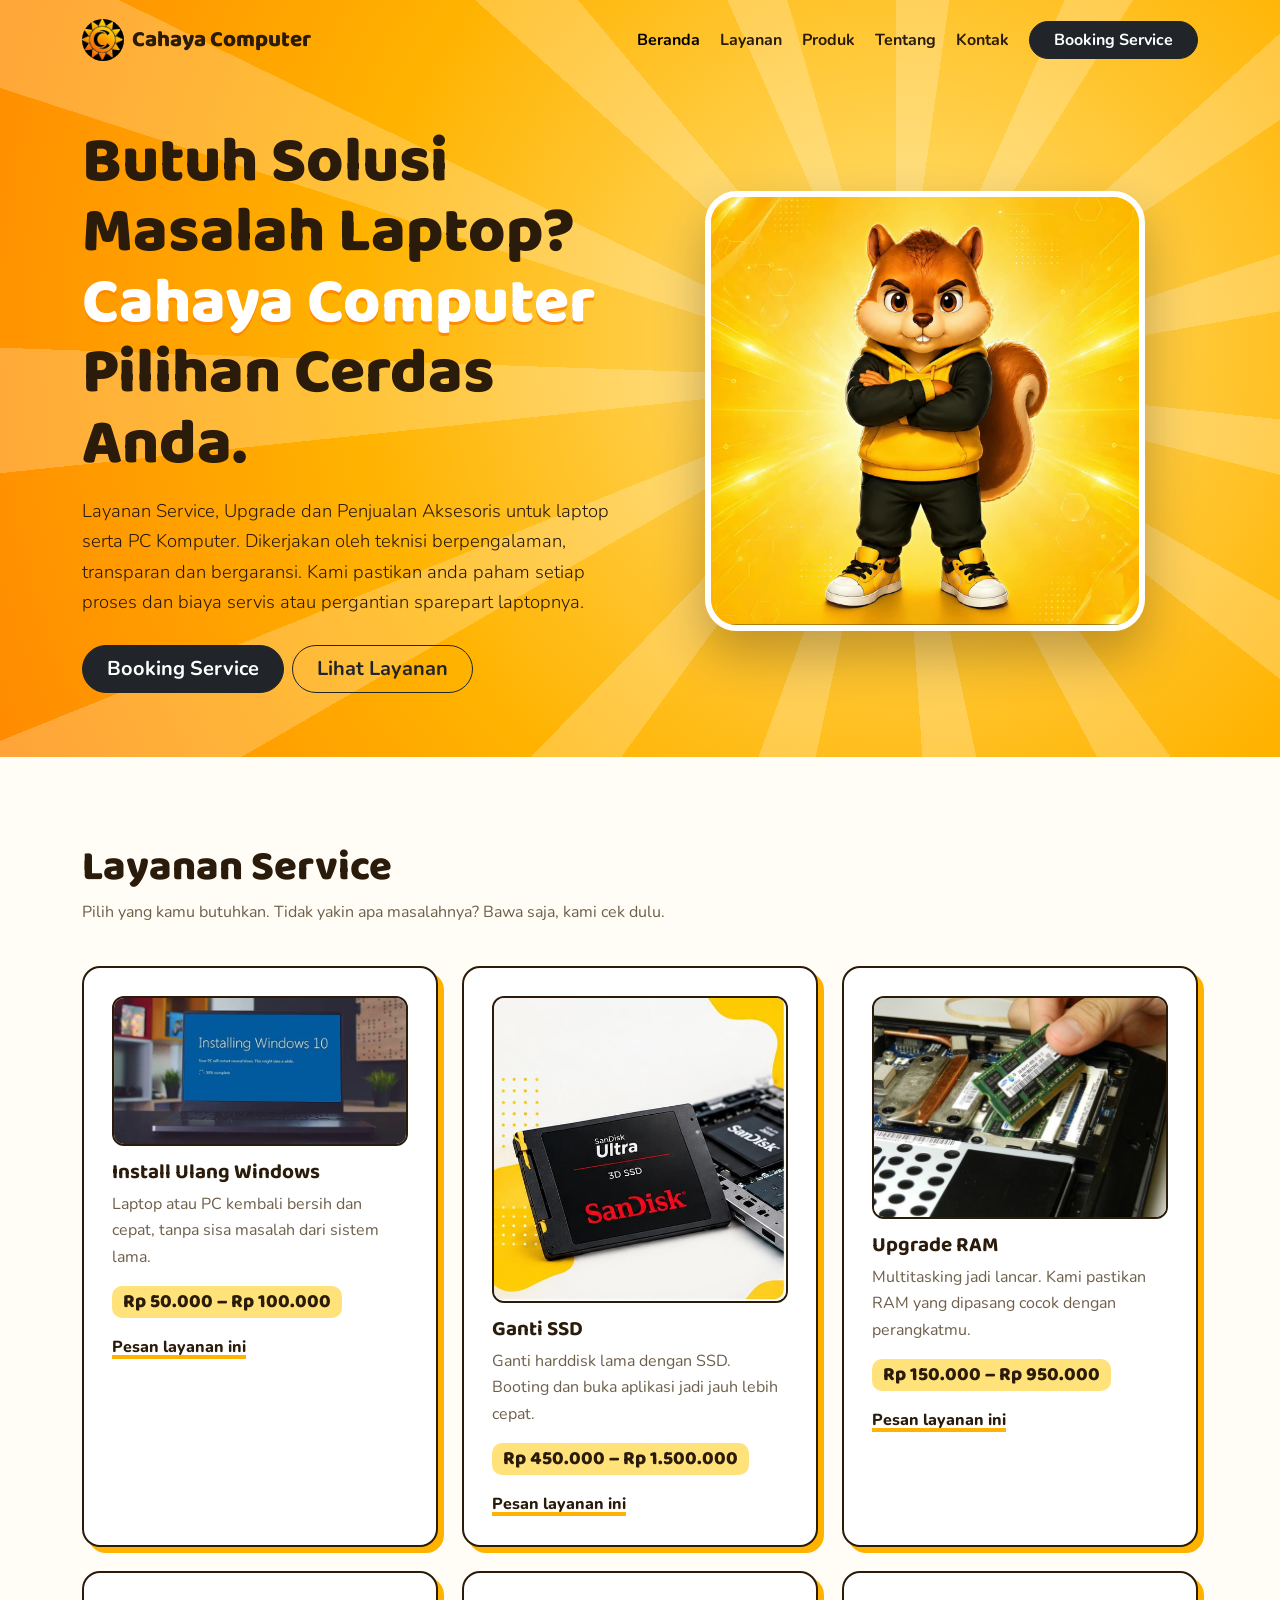
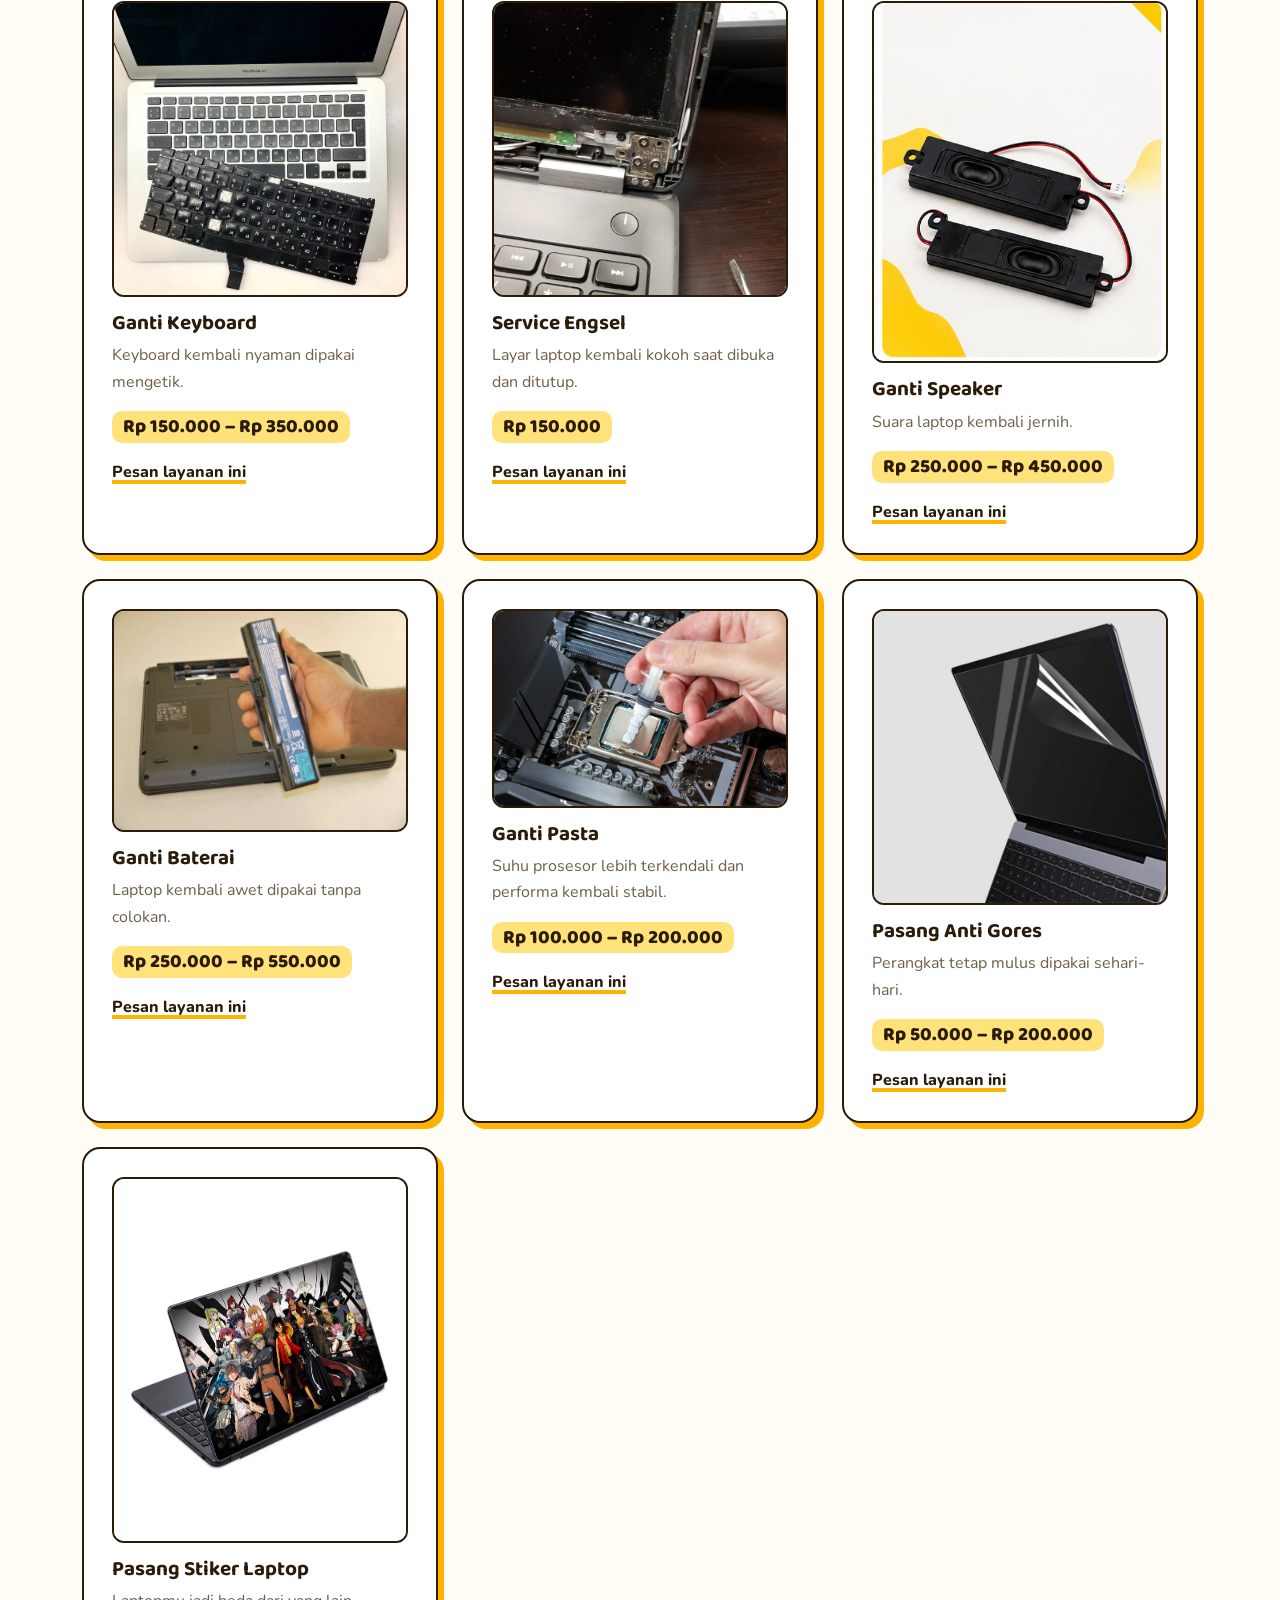
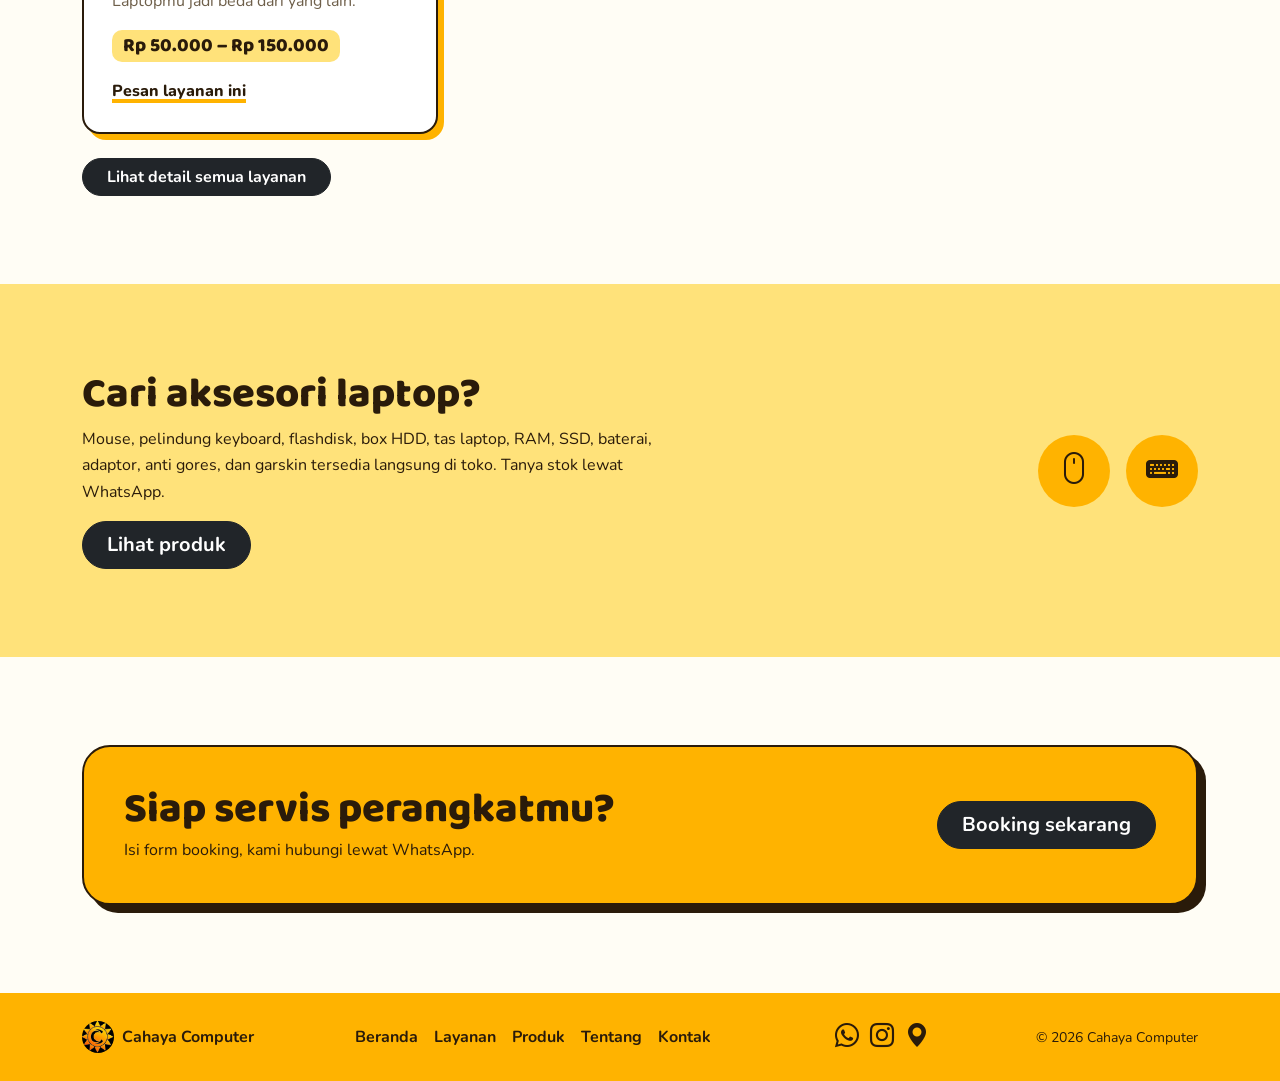
<file: index.html>
<!DOCTYPE html>
<html lang="id">
<head>
  <meta charset="UTF-8">
  <meta name="viewport" content="width=device-width, initial-scale=1">
  <title>Service Laptop & Komputer – Cahaya Computer</title>
  <meta name="description" content="Cahaya Computer: install ulang Windows, ganti SSD, upgrade RAM, ganti keyboard, pasang anti gores dan stiker laptop.">
  <link rel="icon" href="images/logo.jpg">
  <link href="https://fonts.googleapis.com/css2?family=Baloo+2:wght@600;700;800&family=Nunito:wght@400;600;700&display=swap" rel="stylesheet">
  <link href="https://cdn.jsdelivr.net/npm/bootstrap@5.3.3/dist/css/bootstrap.min.css" rel="stylesheet">
  <link href="https://cdn.jsdelivr.net/npm/bootstrap-icons@1.11.3/font/bootstrap-icons.min.css" rel="stylesheet">
  <link href="style.css" rel="stylesheet">
</head>
<body>
<nav class="navbar navbar-expand-lg fixed-top" id="mainNav">
  <div class="container">
    <a class="navbar-brand d-flex align-items-center gap-2" href="index.html">
      <img src="images/logo.jpg" alt="Logo Cahaya Computer" width="42" height="42"><span>Cahaya Computer</span>
    </a>
    <button class="navbar-toggler" type="button" data-bs-toggle="collapse" data-bs-target="#menu" aria-controls="menu" aria-expanded="false" aria-label="Buka menu"><i class="bi bi-list fs-2"></i></button>
    <div class="collapse navbar-collapse" id="menu">
      <ul class="navbar-nav ms-auto align-items-lg-center gap-lg-1">
        <li class="nav-item"><a class="nav-link active" href="index.html">Beranda</a></li><li class="nav-item"><a class="nav-link" href="layanan.html">Layanan</a></li><li class="nav-item"><a class="nav-link" href="produk.html">Produk</a></li><li class="nav-item"><a class="nav-link" href="tentang.html">Tentang</a></li><li class="nav-item"><a class="nav-link" href="kontak.html">Kontak</a></li>
        <li class="nav-item ms-lg-2"><a class="btn btn-dark btn-pill" href="kontak.html">Booking Service</a></li>
      </ul>
    </div>
  </div>
</nav>
<header class="hero">
  <div class="rays" aria-hidden="true"></div>
  <div class="container position-relative">
    <div class="row align-items-center g-4">
      <div class="col-lg-6 order-2 order-lg-1">
        <h1>Butuh Solusi Masalah Laptop?<span class="brand-name">Cahaya Computer</span> Pilihan Cerdas Anda.</h1>
        <p class="lead">Layanan Service, Upgrade dan Penjualan Aksesoris untuk laptop serta PC Komputer. Dikerjakan oleh teknisi berpengalaman, transparan dan bergaransi. Kami pastikan anda paham setiap proses dan biaya servis atau pergantian sparepart laptopnya.</p>
        <div class="d-flex flex-wrap gap-2">
          <a href="kontak.html" class="btn btn-dark btn-lg btn-pill">Booking Service</a>
          <a href="layanan.html" class="btn btn-outline-dark btn-lg btn-pill">Lihat Layanan</a>
        </div>
      </div>
      <div class="col-lg-6 order-1 order-lg-2 text-center">
        <img src="images/maskot.jpg" alt="Maskot Cahaya Computer, seekor tupai berhoodie kuning-hitam" class="mascot">
      </div>
    </div>
  </div>
</header>

<section class="section">
  <div class="container">
    <div class="section-head">
      <h2>Layanan Service</h2>
      <p>Pilih yang kamu butuhkan. Tidak yakin apa masalahnya? Bawa saja, kami cek dulu.</p>
    </div>
    <div class="row g-4">
      <div class="col-md-6 col-lg-4"><article class="card-service">
        <img src="images/layanan-windows.jpg" alt="Ilustrasi Install Ulang Windows" class="card-img" loading="lazy" width="400" height="300"><h3>Install Ulang Windows</h3><p>Laptop atau PC kembali bersih dan cepat, tanpa sisa masalah dari sistem lama.</p>
        <div class="price-row"><strong class="harga" data-key="layanan-windows">Tanya harga</strong></div>
        <a href="kontak.html?layanan=Install%20Ulang%20Windows" class="pick">Pesan layanan ini</a></article></div>
      <div class="col-md-6 col-lg-4"><article class="card-service">
        <img src="images/layanan-ssd.jpg" alt="Ilustrasi Ganti SSD" class="card-img" loading="lazy" width="400" height="300"><h3>Ganti SSD</h3><p>Ganti harddisk lama dengan SSD. Booting dan buka aplikasi jadi jauh lebih cepat.</p>
        <div class="price-row"><strong class="harga" data-key="layanan-ssd">Tanya harga</strong></div>
        <a href="kontak.html?layanan=Ganti%20SSD" class="pick">Pesan layanan ini</a></article></div>
      <div class="col-md-6 col-lg-4"><article class="card-service">
        <img src="images/layanan-ram.jpg" alt="Ilustrasi Upgrade RAM" class="card-img" loading="lazy" width="400" height="300"><h3>Upgrade RAM</h3><p>Multitasking jadi lancar. Kami pastikan RAM yang dipasang cocok dengan perangkatmu.</p>
        <div class="price-row"><strong class="harga" data-key="layanan-ram">Tanya harga</strong></div>
        <a href="kontak.html?layanan=Upgrade%20RAM" class="pick">Pesan layanan ini</a></article></div>
      <div class="col-md-6 col-lg-4"><article class="card-service">
        <img src="images/layanan-keyboard.jpg" alt="Ilustrasi Ganti Keyboard" class="card-img" loading="lazy" width="400" height="300"><h3>Ganti Keyboard</h3><p>Keyboard kembali nyaman dipakai mengetik.</p>
        <div class="price-row"><strong class="harga" data-key="layanan-keyboard">Tanya harga</strong></div>
        <a href="kontak.html?layanan=Ganti%20Keyboard" class="pick">Pesan layanan ini</a></article></div>
      <div class="col-md-6 col-lg-4"><article class="card-service">
        <img src="images/layanan-engsel.jpg" alt="Ilustrasi Service Engsel" class="card-img" loading="lazy" width="400" height="300"><h3>Service Engsel</h3><p>Layar laptop kembali kokoh saat dibuka dan ditutup.</p>
        <div class="price-row"><strong class="harga" data-key="layanan-engsel">Tanya harga</strong></div>
        <a href="kontak.html?layanan=Service%20Engsel" class="pick">Pesan layanan ini</a></article></div>
      <div class="col-md-6 col-lg-4"><article class="card-service">
        <img src="images/layanan-speaker.jpg" alt="Ilustrasi Ganti Speaker" class="card-img" loading="lazy" width="400" height="300"><h3>Ganti Speaker</h3><p>Suara laptop kembali jernih.</p>
        <div class="price-row"><strong class="harga" data-key="layanan-speaker">Tanya harga</strong></div>
        <a href="kontak.html?layanan=Ganti%20Speaker" class="pick">Pesan layanan ini</a></article></div>
      <div class="col-md-6 col-lg-4"><article class="card-service">
        <img src="images/layanan-baterai.jpg" alt="Ilustrasi Ganti Baterai" class="card-img" loading="lazy" width="400" height="300"><h3>Ganti Baterai</h3><p>Laptop kembali awet dipakai tanpa colokan.</p>
        <div class="price-row"><strong class="harga" data-key="layanan-baterai">Tanya harga</strong></div>
        <a href="kontak.html?layanan=Ganti%20Baterai" class="pick">Pesan layanan ini</a></article></div>
      <div class="col-md-6 col-lg-4"><article class="card-service">
        <img src="images/layanan-pasta.jpg" alt="Ilustrasi Ganti Pasta" class="card-img" loading="lazy" width="400" height="300"><h3>Ganti Pasta</h3><p>Suhu prosesor lebih terkendali dan performa kembali stabil.</p>
        <div class="price-row"><strong class="harga" data-key="layanan-pasta">Tanya harga</strong></div>
        <a href="kontak.html?layanan=Ganti%20Pasta" class="pick">Pesan layanan ini</a></article></div>
      <div class="col-md-6 col-lg-4"><article class="card-service">
        <img src="images/layanan-antigores.jpg" alt="Ilustrasi Pasang Anti Gores" class="card-img" loading="lazy" width="400" height="300"><h3>Pasang Anti Gores</h3><p>Perangkat tetap mulus dipakai sehari-hari.</p>
        <div class="price-row"><strong class="harga" data-key="layanan-antigores">Tanya harga</strong></div>
        <a href="kontak.html?layanan=Pasang%20Anti%20Gores" class="pick">Pesan layanan ini</a></article></div>
      <div class="col-md-6 col-lg-4"><article class="card-service">
        <img src="images/layanan-stiker.jpg" alt="Ilustrasi Pasang Stiker Laptop" class="card-img" loading="lazy" width="400" height="300"><h3>Pasang Stiker Laptop</h3><p>Laptopmu jadi beda dari yang lain.</p>
        <div class="price-row"><strong class="harga" data-key="layanan-stiker">Tanya harga</strong></div>
        <a href="kontak.html?layanan=Pasang%20Stiker%20Laptop" class="pick">Pesan layanan ini</a></article></div>
    </div>
    <div class="mt-4"><a href="layanan.html" class="btn btn-dark btn-pill">Lihat detail semua layanan</a></div>
  </div>
</section>

<section class="section section-sun">
  <div class="container">
    <div class="row align-items-center g-4">
      <div class="col-lg-7">
        <h2>Cari aksesori laptop?</h2>
        <p>Mouse, pelindung keyboard, flashdisk, box HDD, tas laptop, RAM, SSD, baterai, adaptor, anti gores, dan garskin tersedia langsung di toko. Tanya stok lewat WhatsApp.</p>
        <a href="produk.html" class="btn btn-dark btn-pill btn-lg">Lihat produk</a>
      </div>
      <div class="col-lg-5 d-flex gap-3 justify-content-lg-end">
        <div class="product-icon"><i class="bi bi-mouse"></i></div>
        <div class="product-icon"><i class="bi bi-keyboard-fill"></i></div>
      </div>
    </div>
  </div>
</section>

<section class="section">
  <div class="container">
    <div class="cta-band d-flex flex-column flex-md-row justify-content-between align-items-md-center gap-3">
      <div><h2 class="mb-1">Siap servis perangkatmu?</h2><p class="mb-0">Isi form booking, kami hubungi lewat WhatsApp.</p></div>
      <a href="kontak.html" class="btn btn-dark btn-pill btn-lg">Booking sekarang</a>
    </div>
  </div>
</section>
<footer class="footer">
  <div class="container d-flex flex-column flex-md-row justify-content-between align-items-center gap-3">
    <div class="d-flex align-items-center gap-2"><img src="images/logo.jpg" alt="" width="32" height="32"><strong>Cahaya Computer</strong></div>
    <div class="footer-links"><a href="index.html">Beranda</a><a href="layanan.html">Layanan</a><a href="produk.html">Produk</a><a href="tentang.html">Tentang</a><a href="kontak.html">Kontak</a></div>
    <div class="footer-social"><a href="https://wa.me/6282211511611" target="_blank" rel="noopener" aria-label="WhatsApp"><i class="bi bi-whatsapp"></i></a><a href="https://www.instagram.com/cahaya.computer.office/" target="_blank" rel="noopener" aria-label="Instagram"><i class="bi bi-instagram"></i></a><a href="https://www.google.com/maps/search/?api=1&amp;query=Jl.+Puri+Taman+Sari+Blok+G4+No+6" target="_blank" rel="noopener" aria-label="Lokasi"><i class="bi bi-geo-alt-fill"></i></a></div>
    <small>&copy; <span id="year"></span> Cahaya Computer</small>
  </div>
</footer>
<a href="#" id="toTop" class="to-top" aria-label="Kembali ke atas"><i class="bi bi-arrow-up"></i></a>
<script src="https://code.jquery.com/jquery-3.7.1.min.js"></script>
<script src="https://cdn.jsdelivr.net/npm/bootstrap@5.3.3/dist/js/bootstrap.bundle.min.js"></script>
<script src="script.js"></script>
</body>
</html>
</file>
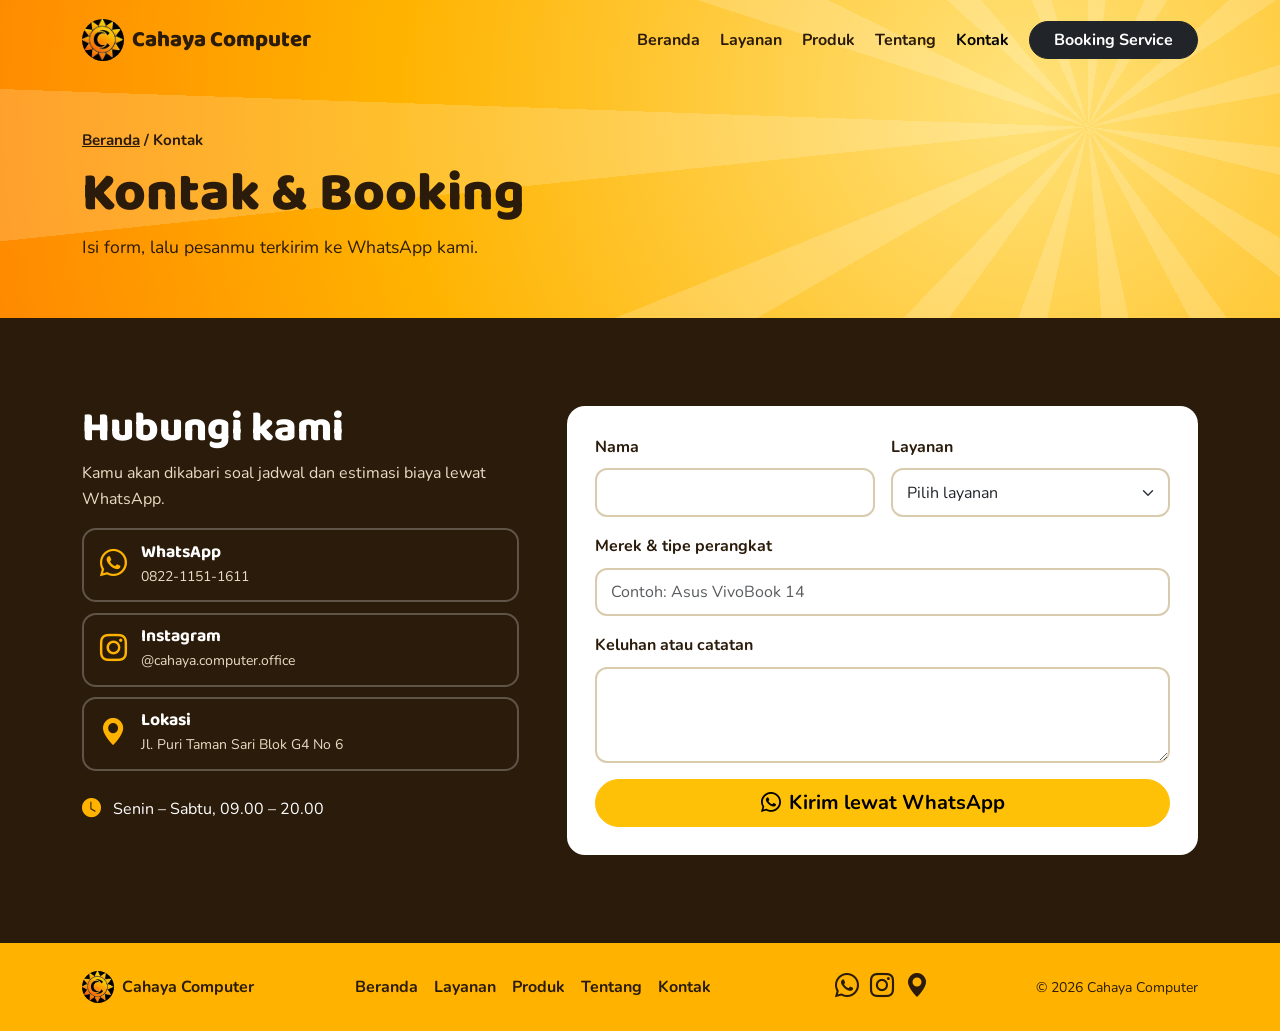
<file: kontak.html>
<!DOCTYPE html>
<html lang="id">
<head>
  <meta charset="UTF-8">
  <meta name="viewport" content="width=device-width, initial-scale=1">
  <title>Kontak & Booking – Cahaya Computer</title>
  <meta name="description" content="Booking service lewat WhatsApp Cahaya Computer.">
  <link rel="icon" href="images/logo.jpg">
  <link href="https://fonts.googleapis.com/css2?family=Baloo+2:wght@600;700;800&family=Nunito:wght@400;600;700&display=swap" rel="stylesheet">
  <link href="https://cdn.jsdelivr.net/npm/bootstrap@5.3.3/dist/css/bootstrap.min.css" rel="stylesheet">
  <link href="https://cdn.jsdelivr.net/npm/bootstrap-icons@1.11.3/font/bootstrap-icons.min.css" rel="stylesheet">
  <link href="style.css" rel="stylesheet">
</head>
<body>
<nav class="navbar navbar-expand-lg fixed-top" id="mainNav">
  <div class="container">
    <a class="navbar-brand d-flex align-items-center gap-2" href="index.html">
      <img src="images/logo.jpg" alt="Logo Cahaya Computer" width="42" height="42"><span>Cahaya Computer</span>
    </a>
    <button class="navbar-toggler" type="button" data-bs-toggle="collapse" data-bs-target="#menu" aria-controls="menu" aria-expanded="false" aria-label="Buka menu"><i class="bi bi-list fs-2"></i></button>
    <div class="collapse navbar-collapse" id="menu">
      <ul class="navbar-nav ms-auto align-items-lg-center gap-lg-1">
        <li class="nav-item"><a class="nav-link" href="index.html">Beranda</a></li><li class="nav-item"><a class="nav-link" href="layanan.html">Layanan</a></li><li class="nav-item"><a class="nav-link" href="produk.html">Produk</a></li><li class="nav-item"><a class="nav-link" href="tentang.html">Tentang</a></li><li class="nav-item"><a class="nav-link active" href="kontak.html">Kontak</a></li>
        <li class="nav-item ms-lg-2"><a class="btn btn-dark btn-pill" href="kontak.html">Booking Service</a></li>
      </ul>
    </div>
  </div>
</nav>
<header class="page-hero">
  <div class="rays" aria-hidden="true"></div>
  <div class="container position-relative">
    <div class="crumb"><a href="index.html">Beranda</a> / Kontak</div>
    <h1>Kontak &amp; Booking</h1>
    <p>Isi form, lalu pesanmu terkirim ke WhatsApp kami.</p>
  </div>
</header>
<section class="section section-dark">
  <div class="container">
    <div class="row g-5">
      <div class="col-lg-5">
        <h2>Hubungi kami</h2>
        <p>Kamu akan dikabari soal jadwal dan estimasi biaya lewat WhatsApp.</p>
        <a class="contact-link" href="https://wa.me/6282211511611?text=Halo%20Cahaya%20Computer" target="_blank" rel="noopener"><i class="bi bi-whatsapp"></i><span><strong>WhatsApp</strong><small>0822-1151-1611</small></span></a>
        <a class="contact-link" href="https://www.instagram.com/cahaya.computer.office/" target="_blank" rel="noopener"><i class="bi bi-instagram"></i><span><strong>Instagram</strong><small>@cahaya.computer.office</small></span></a>
        <a class="contact-link" href="https://www.google.com/maps/search/?api=1&amp;query=Jl.+Puri+Taman+Sari+Blok+G4+No+6" target="_blank" rel="noopener"><i class="bi bi-geo-alt-fill"></i><span><strong>Lokasi</strong><small>Jl. Puri Taman Sari Blok G4 No 6</small></span></a>
        <ul class="list-unstyled contact-list mt-3">
          <li><i class="bi bi-clock-fill"></i> Senin – Sabtu, 09.00 – 20.00</li>
        </ul>
      </div>
      <div class="col-lg-7">
        <form id="bookingForm" class="booking" novalidate>
          <div class="row g-3">
            <div class="col-md-6"><label for="nama" class="form-label">Nama</label>
              <input type="text" class="form-control" id="nama" required><div class="invalid-feedback">Tulis namamu dulu.</div></div>
            <div class="col-md-6"><label for="pilihLayanan" class="form-label">Layanan</label>
              <select class="form-select" id="pilihLayanan" required><option value="">Pilih layanan</option><option>Install Ulang Windows</option><option>Ganti SSD</option><option>Upgrade RAM</option><option>Ganti Keyboard</option><option>Service Engsel</option><option>Ganti Speaker</option><option>Ganti Baterai</option><option>Ganti Pasta</option><option>Pasang Anti Gores</option><option>Pasang Stiker Laptop</option><option>Beli Mouse</option><option>Beli Pelindung Keyboard</option><option>Beli Flashdisk</option><option>Beli Box HDD</option><option>Beli Tas Laptop</option><option>Beli RAM</option><option>Beli SSD</option><option>Beli Baterai</option><option>Beli Adaptor</option><option>Beli Anti Gores</option><option>Beli Garskin</option></select>
              <div class="invalid-feedback">Pilih salah satu layanan.</div></div>
            <div class="col-12"><label for="perangkat" class="form-label">Merek &amp; tipe perangkat</label>
              <input type="text" class="form-control" id="perangkat" placeholder="Contoh: Asus VivoBook 14"></div>
            <div class="col-12"><label for="catatan" class="form-label">Keluhan atau catatan</label>
              <textarea class="form-control" id="catatan" rows="3"></textarea></div>
            <div class="col-12"><button type="submit" class="btn btn-warning btn-lg btn-pill w-100"><i class="bi bi-whatsapp me-2"></i>Kirim lewat WhatsApp</button></div>
          </div>
        </form>
      </div>
    </div>
  </div>
</section>
<footer class="footer">
  <div class="container d-flex flex-column flex-md-row justify-content-between align-items-center gap-3">
    <div class="d-flex align-items-center gap-2"><img src="images/logo.jpg" alt="" width="32" height="32"><strong>Cahaya Computer</strong></div>
    <div class="footer-links"><a href="index.html">Beranda</a><a href="layanan.html">Layanan</a><a href="produk.html">Produk</a><a href="tentang.html">Tentang</a><a href="kontak.html">Kontak</a></div>
    <div class="footer-social"><a href="https://wa.me/6282211511611" target="_blank" rel="noopener" aria-label="WhatsApp"><i class="bi bi-whatsapp"></i></a><a href="https://www.instagram.com/cahaya.computer.office/" target="_blank" rel="noopener" aria-label="Instagram"><i class="bi bi-instagram"></i></a><a href="https://www.google.com/maps/search/?api=1&amp;query=Jl.+Puri+Taman+Sari+Blok+G4+No+6" target="_blank" rel="noopener" aria-label="Lokasi"><i class="bi bi-geo-alt-fill"></i></a></div>
    <small>&copy; <span id="year"></span> Cahaya Computer</small>
  </div>
</footer>
<a href="#" id="toTop" class="to-top" aria-label="Kembali ke atas"><i class="bi bi-arrow-up"></i></a>
<script src="https://code.jquery.com/jquery-3.7.1.min.js"></script>
<script src="https://cdn.jsdelivr.net/npm/bootstrap@5.3.3/dist/js/bootstrap.bundle.min.js"></script>
<script src="script.js"></script>
<script src="assets/booking-php.js"></script>
</body>
</html>
</file>
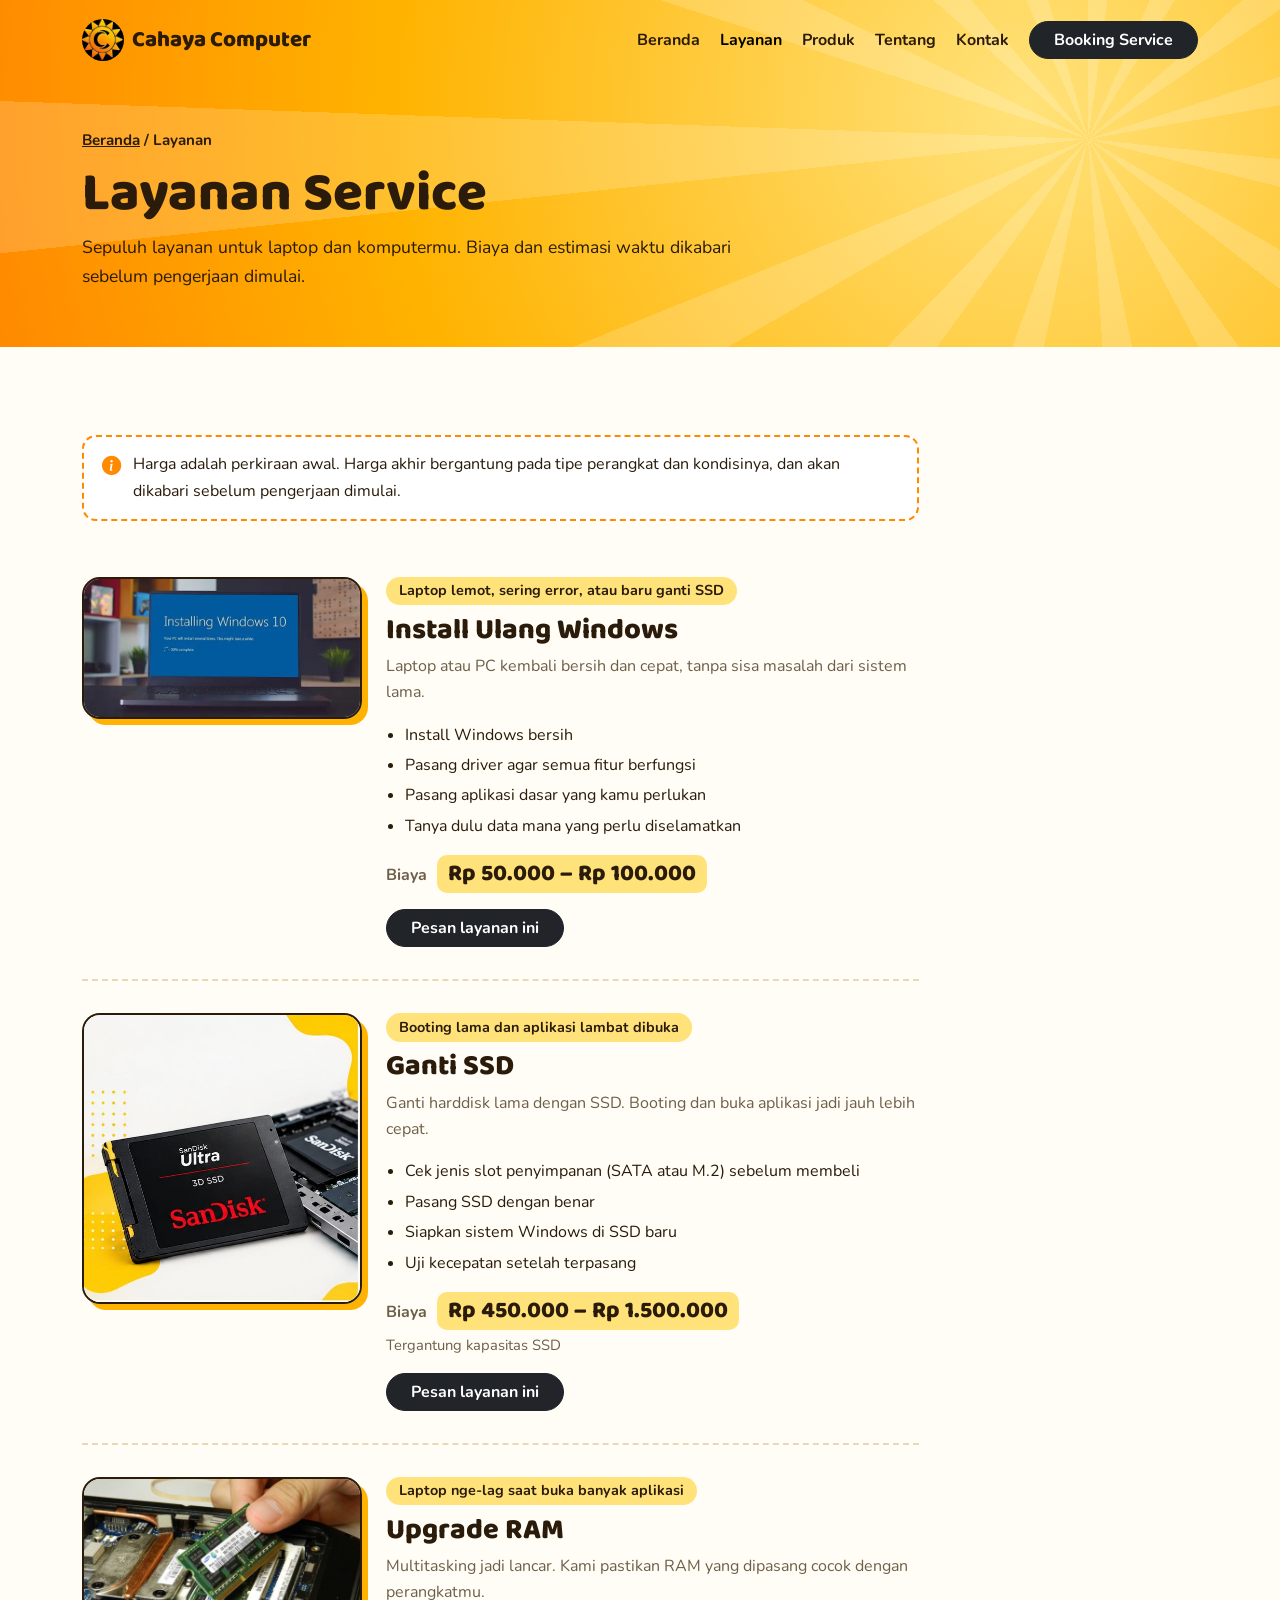
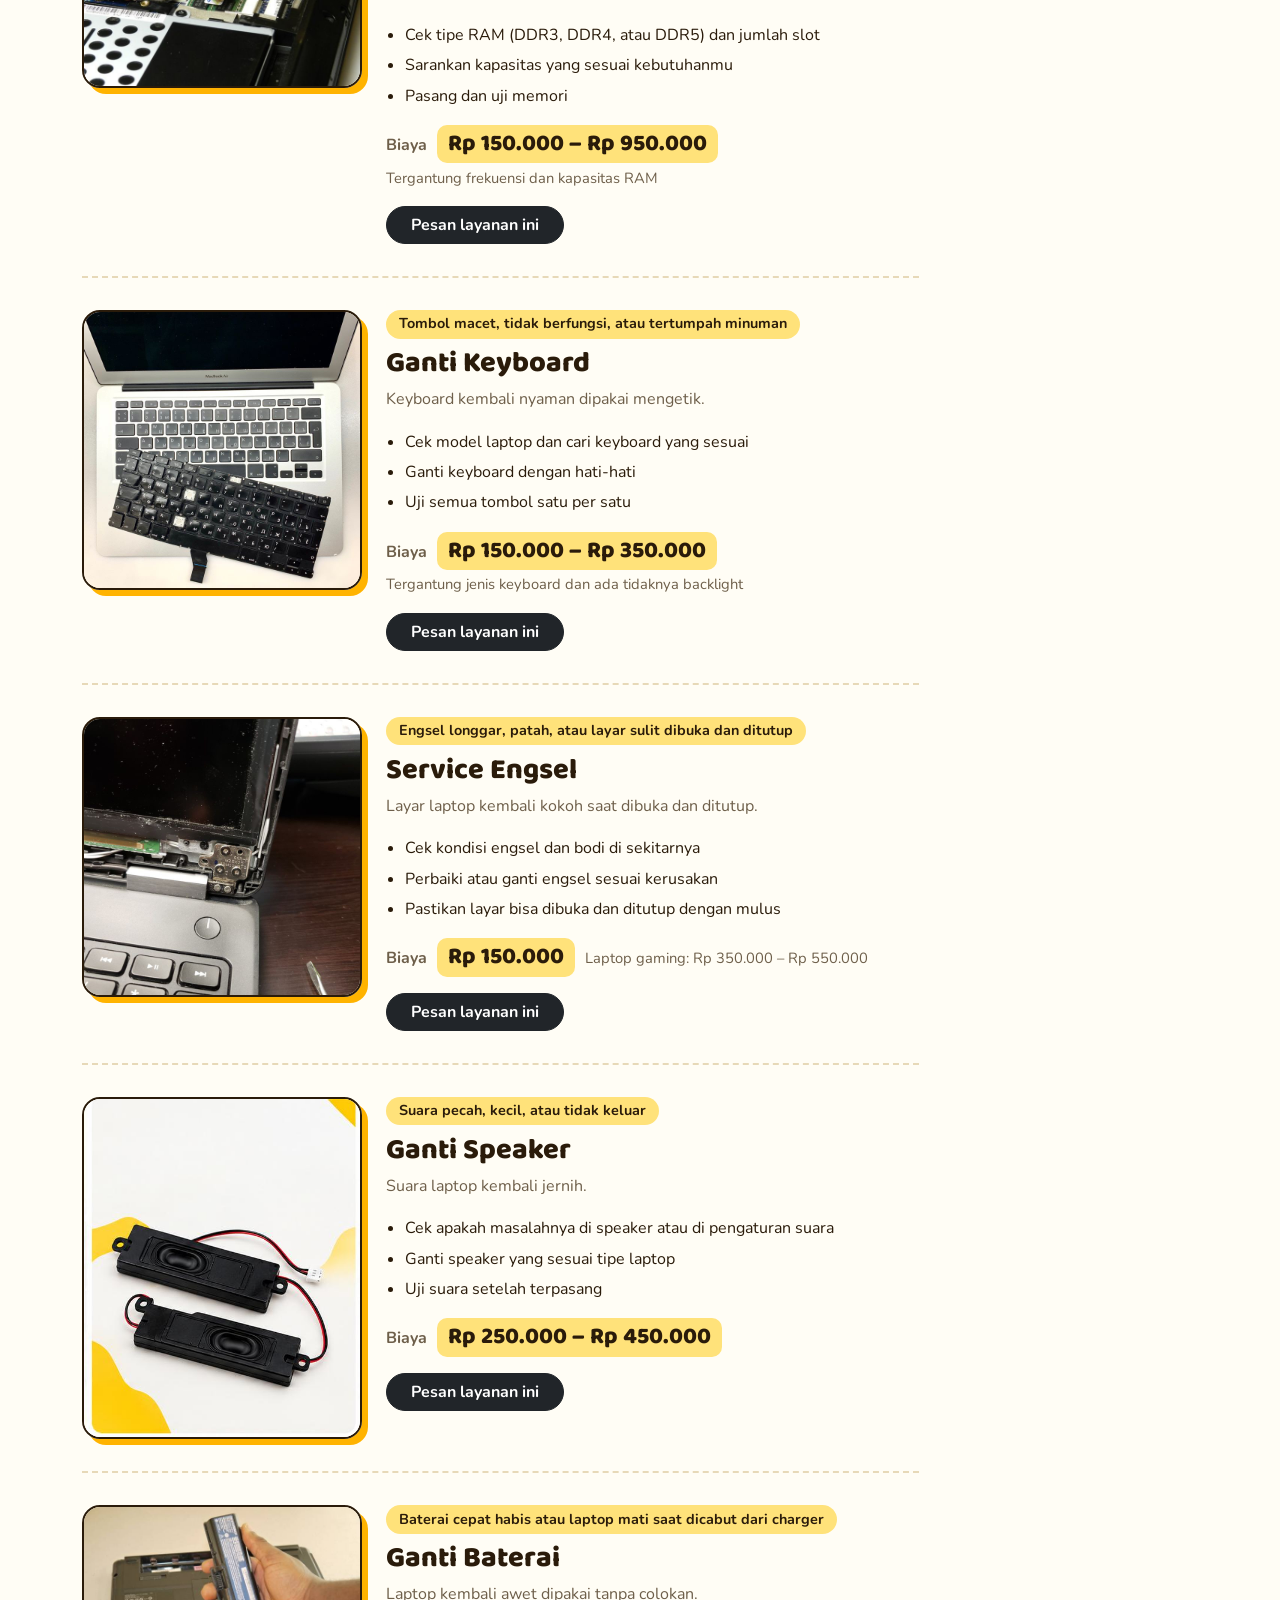
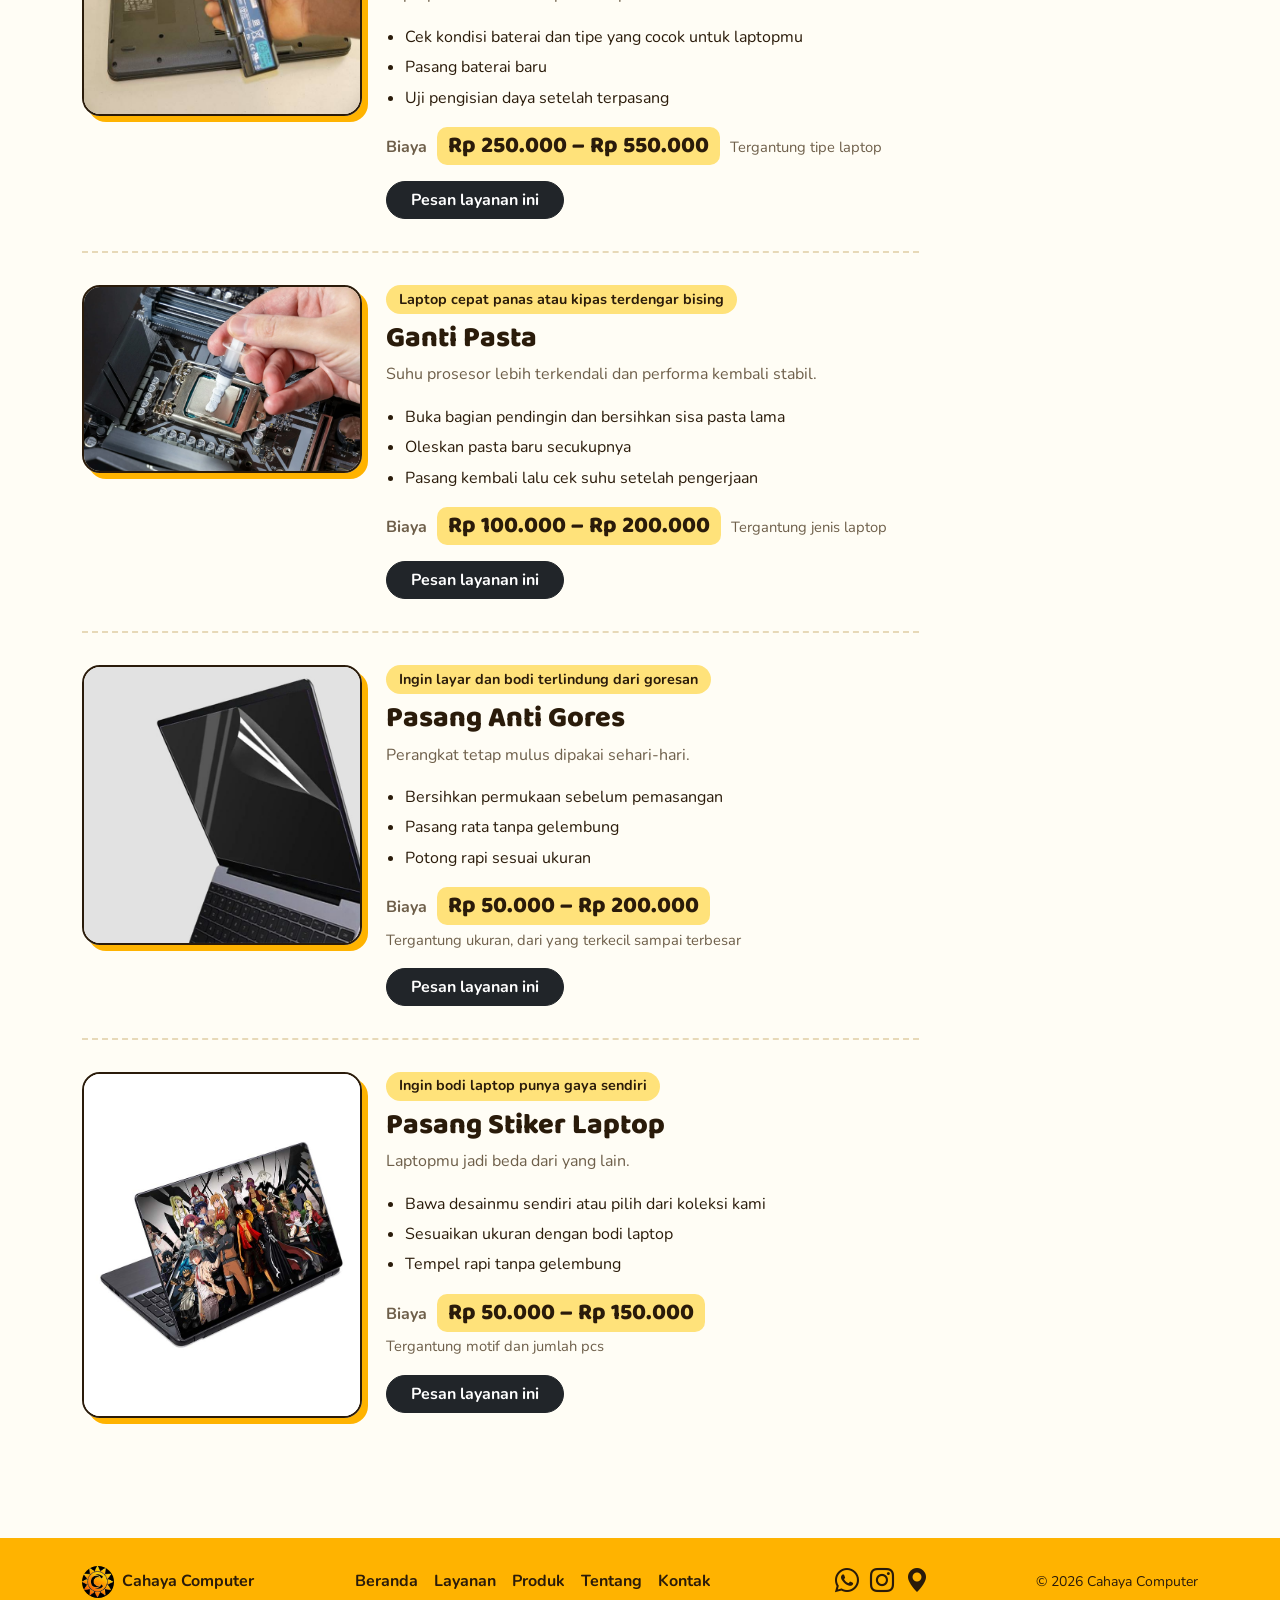
<file: layanan.html>
<!DOCTYPE html>
<html lang="id">
<head>
  <meta charset="UTF-8">
  <meta name="viewport" content="width=device-width, initial-scale=1">
  <title>Layanan – Cahaya Computer</title>
  <meta name="description" content="Daftar layanan service laptop dan komputer Cahaya Computer.">
  <link rel="icon" href="images/logo.jpg">
  <link href="https://fonts.googleapis.com/css2?family=Baloo+2:wght@600;700;800&family=Nunito:wght@400;600;700&display=swap" rel="stylesheet">
  <link href="https://cdn.jsdelivr.net/npm/bootstrap@5.3.3/dist/css/bootstrap.min.css" rel="stylesheet">
  <link href="https://cdn.jsdelivr.net/npm/bootstrap-icons@1.11.3/font/bootstrap-icons.min.css" rel="stylesheet">
  <link href="style.css" rel="stylesheet">
</head>
<body>
<nav class="navbar navbar-expand-lg fixed-top" id="mainNav">
  <div class="container">
    <a class="navbar-brand d-flex align-items-center gap-2" href="index.html">
      <img src="images/logo.jpg" alt="Logo Cahaya Computer" width="42" height="42"><span>Cahaya Computer</span>
    </a>
    <button class="navbar-toggler" type="button" data-bs-toggle="collapse" data-bs-target="#menu" aria-controls="menu" aria-expanded="false" aria-label="Buka menu"><i class="bi bi-list fs-2"></i></button>
    <div class="collapse navbar-collapse" id="menu">
      <ul class="navbar-nav ms-auto align-items-lg-center gap-lg-1">
        <li class="nav-item"><a class="nav-link" href="index.html">Beranda</a></li><li class="nav-item"><a class="nav-link active" href="layanan.html">Layanan</a></li><li class="nav-item"><a class="nav-link" href="produk.html">Produk</a></li><li class="nav-item"><a class="nav-link" href="tentang.html">Tentang</a></li><li class="nav-item"><a class="nav-link" href="kontak.html">Kontak</a></li>
        <li class="nav-item ms-lg-2"><a class="btn btn-dark btn-pill" href="kontak.html">Booking Service</a></li>
      </ul>
    </div>
  </div>
</nav>
<header class="page-hero">
  <div class="rays" aria-hidden="true"></div>
  <div class="container position-relative">
    <div class="crumb"><a href="index.html">Beranda</a> / Layanan</div>
    <h1>Layanan Service</h1>
    <p>Sepuluh layanan untuk laptop dan komputermu. Biaya dan estimasi waktu dikabari sebelum pengerjaan dimulai.</p>
  </div>
</header>
<section class="section">
  <div class="container"><div class="col-lg-9 px-0">
    <div class="price-alert"><i class="bi bi-info-circle-fill"></i><span>Harga adalah perkiraan awal. Harga akhir bergantung pada tipe perangkat dan kondisinya, dan akan dikabari sebelum pengerjaan dimulai.</span></div>
    <article class="detail" id="Install-Ulang-Windows">
      <img src="images/layanan-windows.jpg" alt="Ilustrasi Install Ulang Windows" class="detail-img" loading="lazy" width="400" height="300">
      <div>
        <span class="tag">Laptop lemot, sering error, atau baru ganti SSD</span>
        <h2>Install Ulang Windows</h2>
        <p>Laptop atau PC kembali bersih dan cepat, tanpa sisa masalah dari sistem lama.</p>
        <ul><li>Install Windows bersih</li><li>Pasang driver agar semua fitur berfungsi</li><li>Pasang aplikasi dasar yang kamu perlukan</li><li>Tanya dulu data mana yang perlu diselamatkan</li></ul>
        <div class="price-row"><span class="price-label">Biaya</span><strong class="harga" data-key="layanan-windows">Tanya harga</strong><small class="harga-note" data-key="layanan-windows"></small></div>
        <a href="kontak.html?layanan=Install%20Ulang%20Windows" class="btn btn-dark btn-pill">Pesan layanan ini</a>
      </div>
    </article>
    <article class="detail" id="Ganti-SSD">
      <img src="images/layanan-ssd.jpg" alt="Ilustrasi Ganti SSD" class="detail-img" loading="lazy" width="400" height="300">
      <div>
        <span class="tag">Booting lama dan aplikasi lambat dibuka</span>
        <h2>Ganti SSD</h2>
        <p>Ganti harddisk lama dengan SSD. Booting dan buka aplikasi jadi jauh lebih cepat.</p>
        <ul><li>Cek jenis slot penyimpanan (SATA atau M.2) sebelum membeli</li><li>Pasang SSD dengan benar</li><li>Siapkan sistem Windows di SSD baru</li><li>Uji kecepatan setelah terpasang</li></ul>
        <div class="price-row"><span class="price-label">Biaya</span><strong class="harga" data-key="layanan-ssd">Tanya harga</strong><small class="harga-note" data-key="layanan-ssd"></small></div>
        <a href="kontak.html?layanan=Ganti%20SSD" class="btn btn-dark btn-pill">Pesan layanan ini</a>
      </div>
    </article>
    <article class="detail" id="Upgrade-RAM">
      <img src="images/layanan-ram.jpg" alt="Ilustrasi Upgrade RAM" class="detail-img" loading="lazy" width="400" height="300">
      <div>
        <span class="tag">Laptop nge-lag saat buka banyak aplikasi</span>
        <h2>Upgrade RAM</h2>
        <p>Multitasking jadi lancar. Kami pastikan RAM yang dipasang cocok dengan perangkatmu.</p>
        <ul><li>Cek tipe RAM (DDR3, DDR4, atau DDR5) dan jumlah slot</li><li>Sarankan kapasitas yang sesuai kebutuhanmu</li><li>Pasang dan uji memori</li></ul>
        <div class="price-row"><span class="price-label">Biaya</span><strong class="harga" data-key="layanan-ram">Tanya harga</strong><small class="harga-note" data-key="layanan-ram"></small></div>
        <a href="kontak.html?layanan=Upgrade%20RAM" class="btn btn-dark btn-pill">Pesan layanan ini</a>
      </div>
    </article>
    <article class="detail" id="Ganti-Keyboard">
      <img src="images/layanan-keyboard.jpg" alt="Ilustrasi Ganti Keyboard" class="detail-img" loading="lazy" width="400" height="300">
      <div>
        <span class="tag">Tombol macet, tidak berfungsi, atau tertumpah minuman</span>
        <h2>Ganti Keyboard</h2>
        <p>Keyboard kembali nyaman dipakai mengetik.</p>
        <ul><li>Cek model laptop dan cari keyboard yang sesuai</li><li>Ganti keyboard dengan hati-hati</li><li>Uji semua tombol satu per satu</li></ul>
        <div class="price-row"><span class="price-label">Biaya</span><strong class="harga" data-key="layanan-keyboard">Tanya harga</strong><small class="harga-note" data-key="layanan-keyboard"></small></div>
        <a href="kontak.html?layanan=Ganti%20Keyboard" class="btn btn-dark btn-pill">Pesan layanan ini</a>
      </div>
    </article>
    <article class="detail" id="Service-Engsel">
      <img src="images/layanan-engsel.jpg" alt="Ilustrasi Service Engsel" class="detail-img" loading="lazy" width="400" height="300">
      <div>
        <span class="tag">Engsel longgar, patah, atau layar sulit dibuka dan ditutup</span>
        <h2>Service Engsel</h2>
        <p>Layar laptop kembali kokoh saat dibuka dan ditutup.</p>
        <ul><li>Cek kondisi engsel dan bodi di sekitarnya</li><li>Perbaiki atau ganti engsel sesuai kerusakan</li><li>Pastikan layar bisa dibuka dan ditutup dengan mulus</li></ul>
        <div class="price-row"><span class="price-label">Biaya</span><strong class="harga" data-key="layanan-engsel">Tanya harga</strong><small class="harga-note" data-key="layanan-engsel"></small></div>
        <a href="kontak.html?layanan=Service%20Engsel" class="btn btn-dark btn-pill">Pesan layanan ini</a>
      </div>
    </article>
    <article class="detail" id="Ganti-Speaker">
      <img src="images/layanan-speaker.jpg" alt="Ilustrasi Ganti Speaker" class="detail-img" loading="lazy" width="400" height="300">
      <div>
        <span class="tag">Suara pecah, kecil, atau tidak keluar</span>
        <h2>Ganti Speaker</h2>
        <p>Suara laptop kembali jernih.</p>
        <ul><li>Cek apakah masalahnya di speaker atau di pengaturan suara</li><li>Ganti speaker yang sesuai tipe laptop</li><li>Uji suara setelah terpasang</li></ul>
        <div class="price-row"><span class="price-label">Biaya</span><strong class="harga" data-key="layanan-speaker">Tanya harga</strong><small class="harga-note" data-key="layanan-speaker"></small></div>
        <a href="kontak.html?layanan=Ganti%20Speaker" class="btn btn-dark btn-pill">Pesan layanan ini</a>
      </div>
    </article>
    <article class="detail" id="Ganti-Baterai">
      <img src="images/layanan-baterai.jpg" alt="Ilustrasi Ganti Baterai" class="detail-img" loading="lazy" width="400" height="300">
      <div>
        <span class="tag">Baterai cepat habis atau laptop mati saat dicabut dari charger</span>
        <h2>Ganti Baterai</h2>
        <p>Laptop kembali awet dipakai tanpa colokan.</p>
        <ul><li>Cek kondisi baterai dan tipe yang cocok untuk laptopmu</li><li>Pasang baterai baru</li><li>Uji pengisian daya setelah terpasang</li></ul>
        <div class="price-row"><span class="price-label">Biaya</span><strong class="harga" data-key="layanan-baterai">Tanya harga</strong><small class="harga-note" data-key="layanan-baterai"></small></div>
        <a href="kontak.html?layanan=Ganti%20Baterai" class="btn btn-dark btn-pill">Pesan layanan ini</a>
      </div>
    </article>
    <article class="detail" id="Ganti-Pasta">
      <img src="images/layanan-pasta.jpg" alt="Ilustrasi Ganti Pasta" class="detail-img" loading="lazy" width="400" height="300">
      <div>
        <span class="tag">Laptop cepat panas atau kipas terdengar bising</span>
        <h2>Ganti Pasta</h2>
        <p>Suhu prosesor lebih terkendali dan performa kembali stabil.</p>
        <ul><li>Buka bagian pendingin dan bersihkan sisa pasta lama</li><li>Oleskan pasta baru secukupnya</li><li>Pasang kembali lalu cek suhu setelah pengerjaan</li></ul>
        <div class="price-row"><span class="price-label">Biaya</span><strong class="harga" data-key="layanan-pasta">Tanya harga</strong><small class="harga-note" data-key="layanan-pasta"></small></div>
        <a href="kontak.html?layanan=Ganti%20Pasta" class="btn btn-dark btn-pill">Pesan layanan ini</a>
      </div>
    </article>
    <article class="detail" id="Pasang-Anti-Gores">
      <img src="images/layanan-antigores.jpg" alt="Ilustrasi Pasang Anti Gores" class="detail-img" loading="lazy" width="400" height="300">
      <div>
        <span class="tag">Ingin layar dan bodi terlindung dari goresan</span>
        <h2>Pasang Anti Gores</h2>
        <p>Perangkat tetap mulus dipakai sehari-hari.</p>
        <ul><li>Bersihkan permukaan sebelum pemasangan</li><li>Pasang rata tanpa gelembung</li><li>Potong rapi sesuai ukuran</li></ul>
        <div class="price-row"><span class="price-label">Biaya</span><strong class="harga" data-key="layanan-antigores">Tanya harga</strong><small class="harga-note" data-key="layanan-antigores"></small></div>
        <a href="kontak.html?layanan=Pasang%20Anti%20Gores" class="btn btn-dark btn-pill">Pesan layanan ini</a>
      </div>
    </article>
    <article class="detail" id="Pasang-Stiker-Laptop">
      <img src="images/layanan-stiker.jpg" alt="Ilustrasi Pasang Stiker Laptop" class="detail-img" loading="lazy" width="400" height="300">
      <div>
        <span class="tag">Ingin bodi laptop punya gaya sendiri</span>
        <h2>Pasang Stiker Laptop</h2>
        <p>Laptopmu jadi beda dari yang lain.</p>
        <ul><li>Bawa desainmu sendiri atau pilih dari koleksi kami</li><li>Sesuaikan ukuran dengan bodi laptop</li><li>Tempel rapi tanpa gelembung</li></ul>
        <div class="price-row"><span class="price-label">Biaya</span><strong class="harga" data-key="layanan-stiker">Tanya harga</strong><small class="harga-note" data-key="layanan-stiker"></small></div>
        <a href="kontak.html?layanan=Pasang%20Stiker%20Laptop" class="btn btn-dark btn-pill">Pesan layanan ini</a>
      </div>
    </article>
  </div></div>
</section>
<footer class="footer">
  <div class="container d-flex flex-column flex-md-row justify-content-between align-items-center gap-3">
    <div class="d-flex align-items-center gap-2"><img src="images/logo.jpg" alt="" width="32" height="32"><strong>Cahaya Computer</strong></div>
    <div class="footer-links"><a href="index.html">Beranda</a><a href="layanan.html">Layanan</a><a href="produk.html">Produk</a><a href="tentang.html">Tentang</a><a href="kontak.html">Kontak</a></div>
    <div class="footer-social"><a href="https://wa.me/6282211511611" target="_blank" rel="noopener" aria-label="WhatsApp"><i class="bi bi-whatsapp"></i></a><a href="https://www.instagram.com/cahaya.computer.office/" target="_blank" rel="noopener" aria-label="Instagram"><i class="bi bi-instagram"></i></a><a href="https://www.google.com/maps/search/?api=1&amp;query=Jl.+Puri+Taman+Sari+Blok+G4+No+6" target="_blank" rel="noopener" aria-label="Lokasi"><i class="bi bi-geo-alt-fill"></i></a></div>
    <small>&copy; <span id="year"></span> Cahaya Computer</small>
  </div>
</footer>
<a href="#" id="toTop" class="to-top" aria-label="Kembali ke atas"><i class="bi bi-arrow-up"></i></a>
<script src="https://code.jquery.com/jquery-3.7.1.min.js"></script>
<script src="https://cdn.jsdelivr.net/npm/bootstrap@5.3.3/dist/js/bootstrap.bundle.min.js"></script>
<script src="script.js"></script>
</body>
</html>
</file>
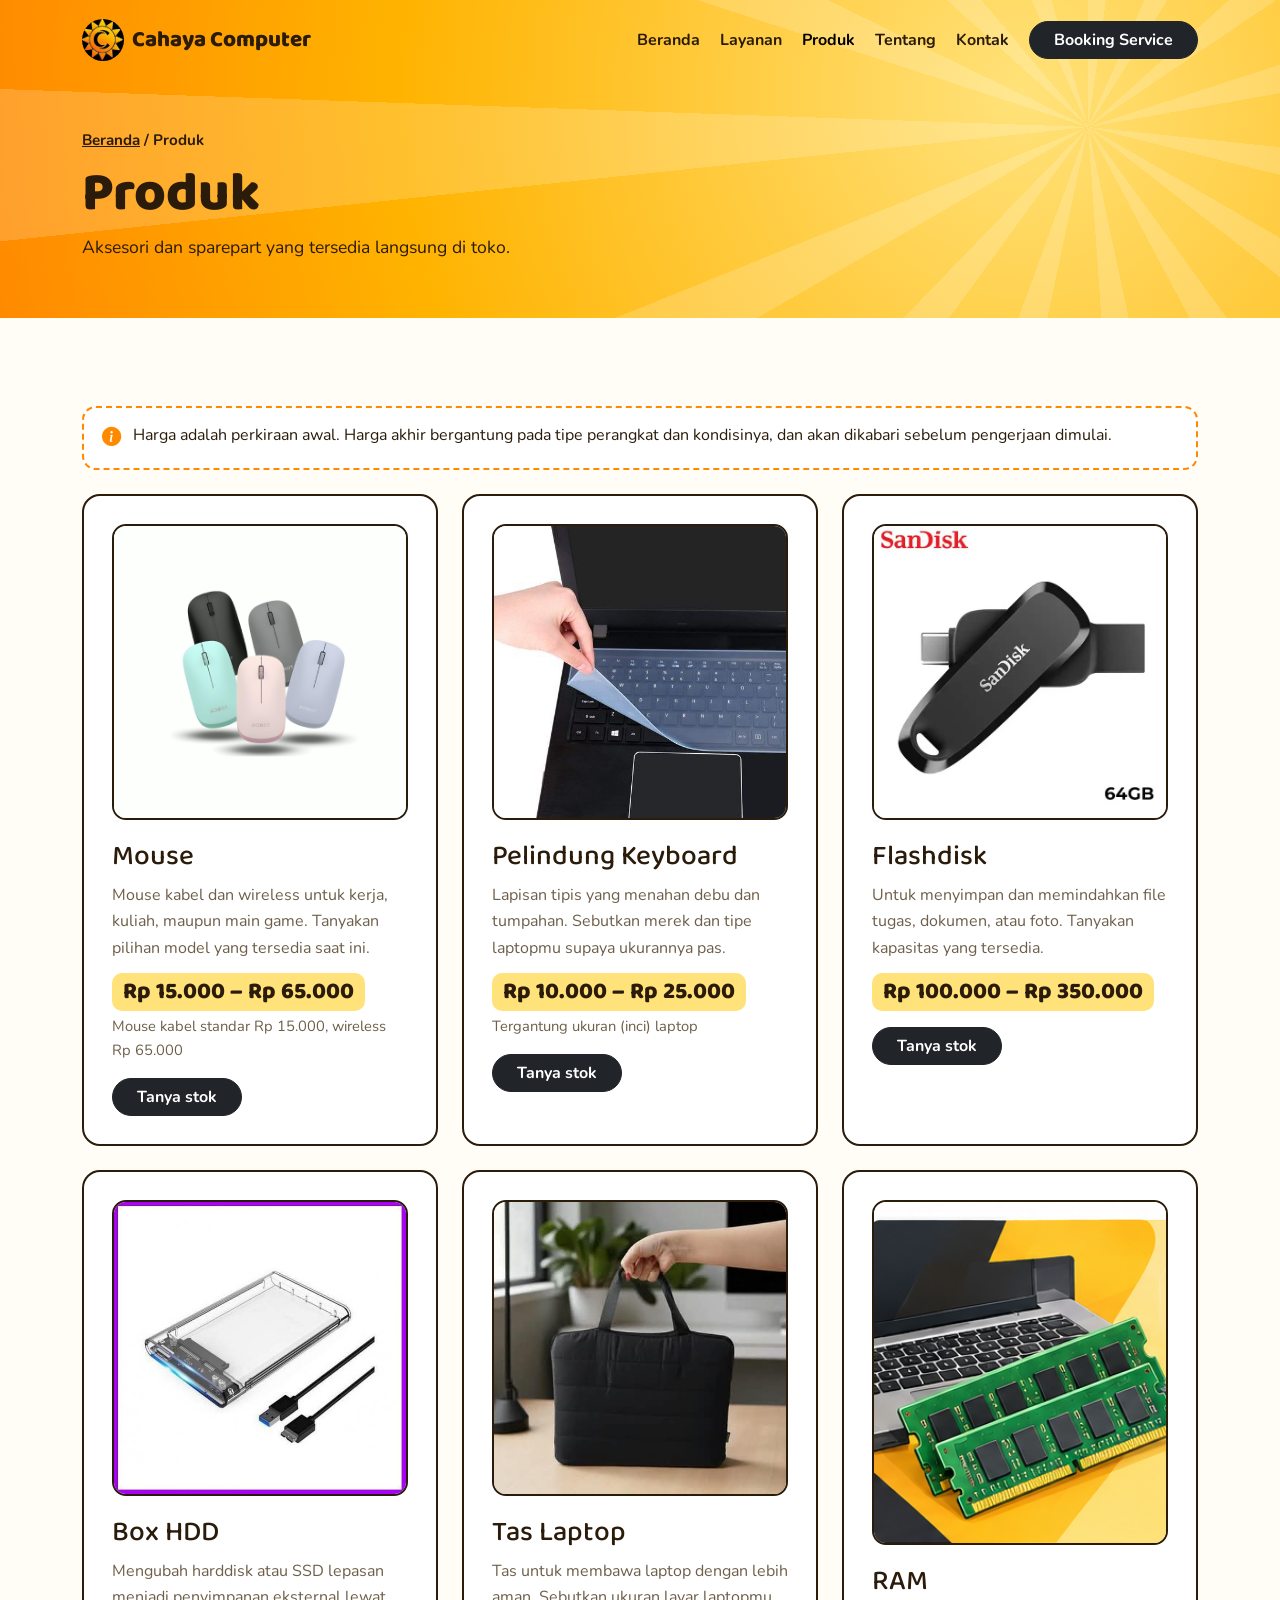
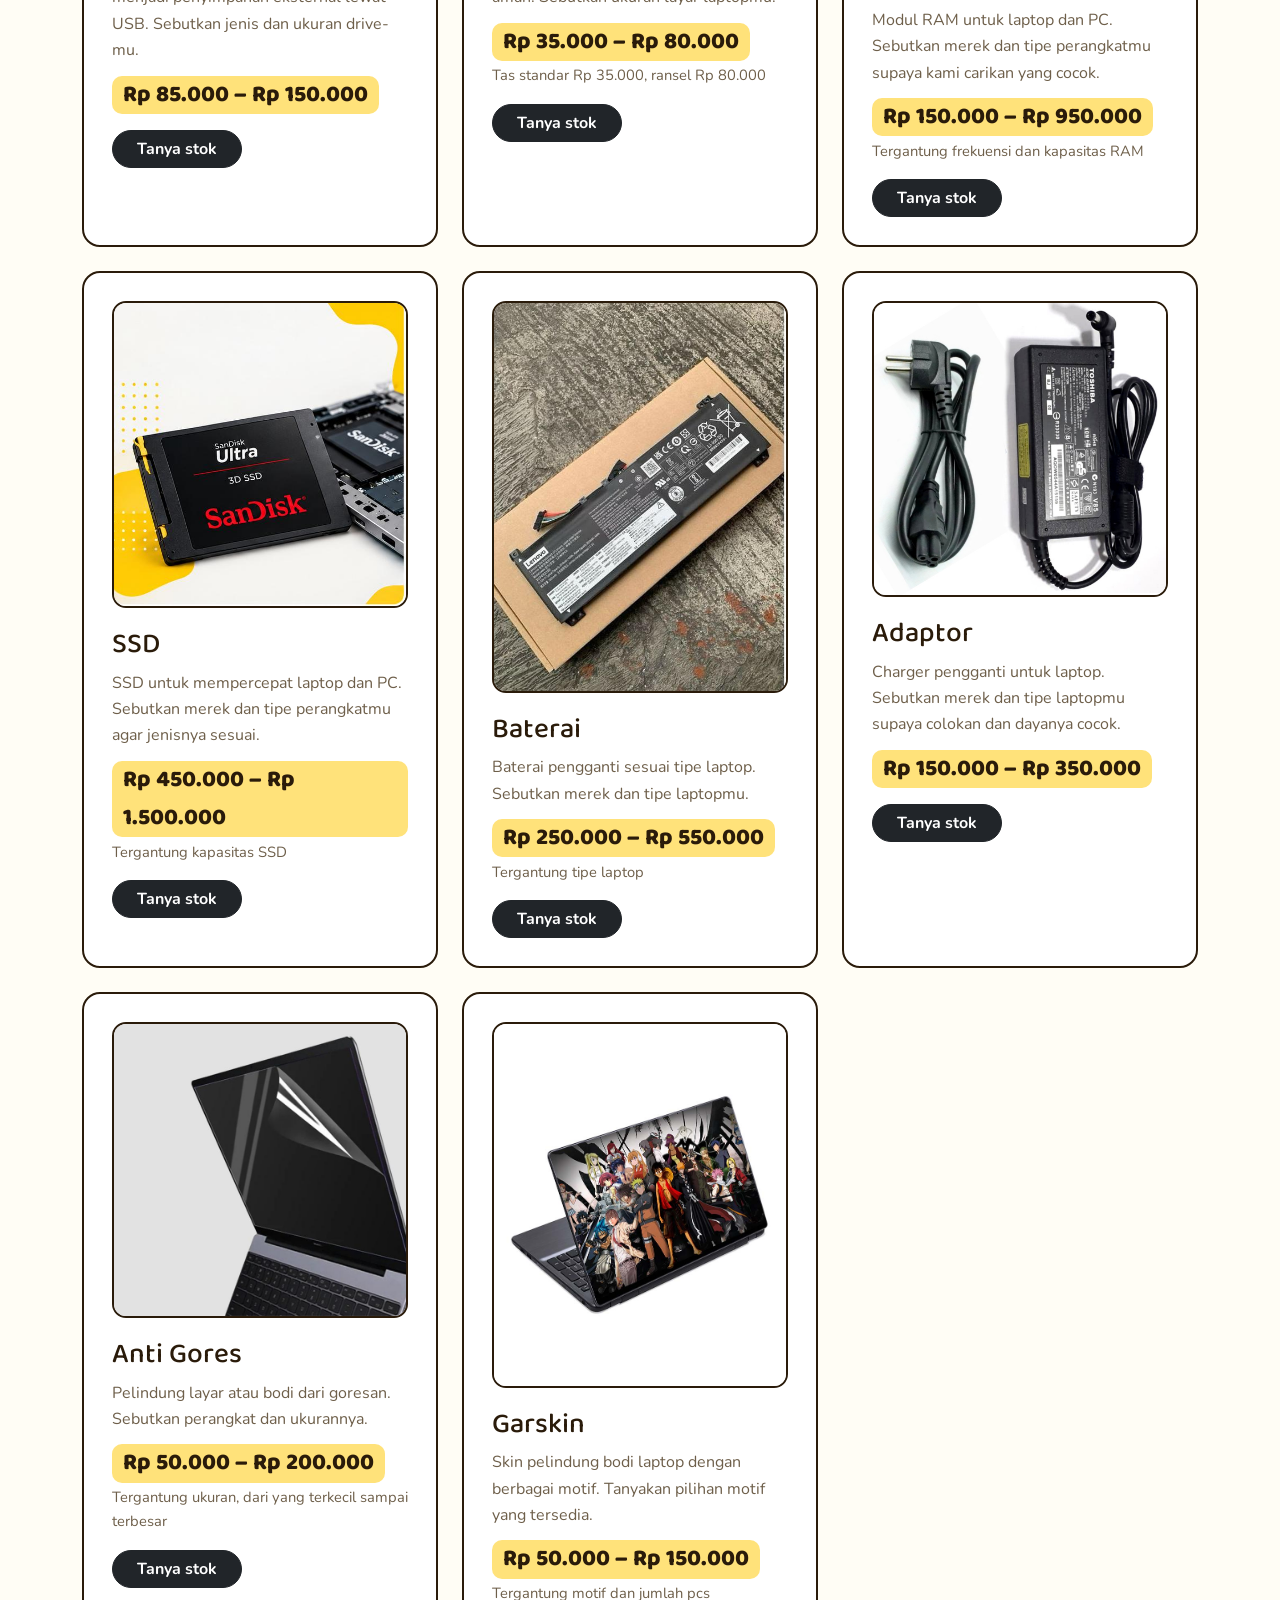
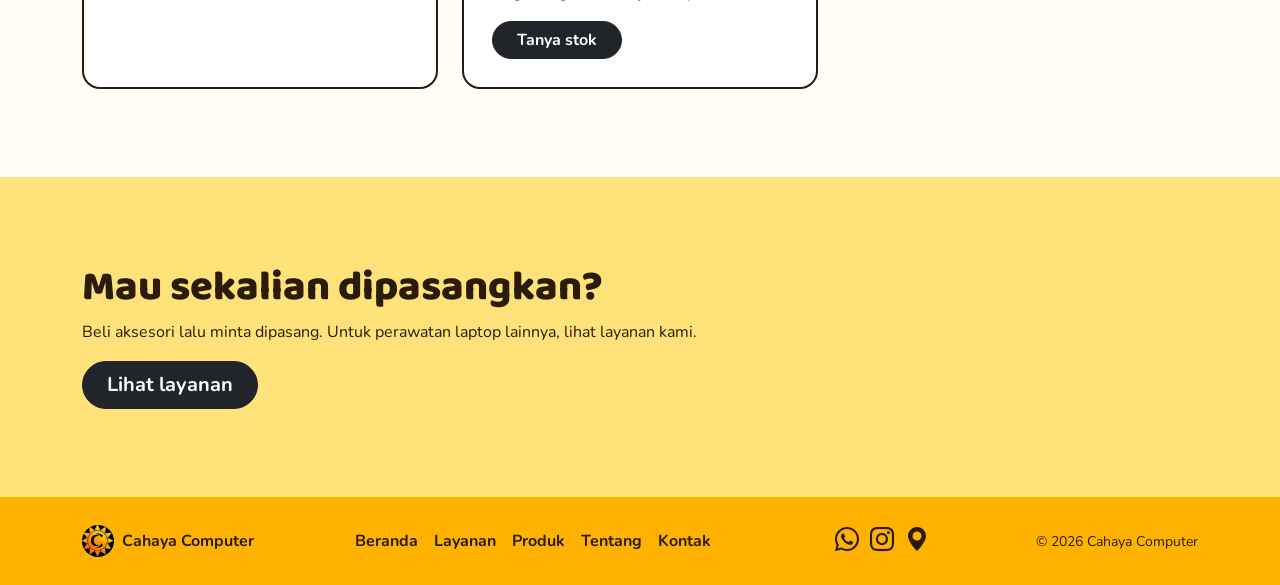
<file: produk.html>
<!DOCTYPE html>
<html lang="id">
<head>
  <meta charset="UTF-8">
  <meta name="viewport" content="width=device-width, initial-scale=1">
  <title>Produk – Cahaya Computer</title>
  <meta name="description" content="Jual mouse dan pelindung keyboard di Cahaya Computer.">
  <link rel="icon" href="images/logo.jpg">
  <link href="https://fonts.googleapis.com/css2?family=Baloo+2:wght@600;700;800&family=Nunito:wght@400;600;700&display=swap" rel="stylesheet">
  <link href="https://cdn.jsdelivr.net/npm/bootstrap@5.3.3/dist/css/bootstrap.min.css" rel="stylesheet">
  <link href="https://cdn.jsdelivr.net/npm/bootstrap-icons@1.11.3/font/bootstrap-icons.min.css" rel="stylesheet">
  <link href="style.css" rel="stylesheet">
</head>
<body>
<nav class="navbar navbar-expand-lg fixed-top" id="mainNav">
  <div class="container">
    <a class="navbar-brand d-flex align-items-center gap-2" href="index.html">
      <img src="images/logo.jpg" alt="Logo Cahaya Computer" width="42" height="42"><span>Cahaya Computer</span>
    </a>
    <button class="navbar-toggler" type="button" data-bs-toggle="collapse" data-bs-target="#menu" aria-controls="menu" aria-expanded="false" aria-label="Buka menu"><i class="bi bi-list fs-2"></i></button>
    <div class="collapse navbar-collapse" id="menu">
      <ul class="navbar-nav ms-auto align-items-lg-center gap-lg-1">
        <li class="nav-item"><a class="nav-link" href="index.html">Beranda</a></li><li class="nav-item"><a class="nav-link" href="layanan.html">Layanan</a></li><li class="nav-item"><a class="nav-link active" href="produk.html">Produk</a></li><li class="nav-item"><a class="nav-link" href="tentang.html">Tentang</a></li><li class="nav-item"><a class="nav-link" href="kontak.html">Kontak</a></li>
        <li class="nav-item ms-lg-2"><a class="btn btn-dark btn-pill" href="kontak.html">Booking Service</a></li>
      </ul>
    </div>
  </div>
</nav>
<header class="page-hero">
  <div class="rays" aria-hidden="true"></div>
  <div class="container position-relative">
    <div class="crumb"><a href="index.html">Beranda</a> / Produk</div>
    <h1>Produk</h1>
    <p>Aksesori dan sparepart yang tersedia langsung di toko.</p>
  </div>
</header>
<section class="section">
  <div class="container">
    <div class="price-alert"><i class="bi bi-info-circle-fill"></i><span>Harga adalah perkiraan awal. Harga akhir bergantung pada tipe perangkat dan kondisinya, dan akan dikabari sebelum pengerjaan dimulai.</span></div>
    <div class="row g-4">
      <div class="col-md-6 col-lg-4"><article class="product product-v">
        <img src="images/produk-mouse.jpg" alt="Ilustrasi Mouse" class="product-photo" loading="lazy" width="400" height="300">
        <div><h2 class="h3">Mouse</h2><p>Mouse kabel dan wireless untuk kerja, kuliah, maupun main game. Tanyakan pilihan model yang tersedia saat ini.</p>
        <div class="price-row"><strong class="harga" data-key="produk-mouse">Tanya harga</strong><small class="harga-note" data-key="produk-mouse"></small></div>
        <a href="kontak.html?layanan=Beli%20Mouse" class="btn btn-dark btn-pill">Tanya stok</a></div>
      </article></div>
      <div class="col-md-6 col-lg-4"><article class="product product-v">
        <img src="images/produk-pelindung.jpg" alt="Ilustrasi Pelindung Keyboard" class="product-photo" loading="lazy" width="400" height="300">
        <div><h2 class="h3">Pelindung Keyboard</h2><p>Lapisan tipis yang menahan debu dan tumpahan. Sebutkan merek dan tipe laptopmu supaya ukurannya pas.</p>
        <div class="price-row"><strong class="harga" data-key="produk-pelindung">Tanya harga</strong><small class="harga-note" data-key="produk-pelindung"></small></div>
        <a href="kontak.html?layanan=Beli%20Pelindung%20Keyboard" class="btn btn-dark btn-pill">Tanya stok</a></div>
      </article></div>
      <div class="col-md-6 col-lg-4"><article class="product product-v">
        <img src="images/produk-flashdisk.jpg" alt="Ilustrasi Flashdisk" class="product-photo" loading="lazy" width="400" height="300">
        <div><h2 class="h3">Flashdisk</h2><p>Untuk menyimpan dan memindahkan file tugas, dokumen, atau foto. Tanyakan kapasitas yang tersedia.</p>
        <div class="price-row"><strong class="harga" data-key="produk-flashdisk">Tanya harga</strong><small class="harga-note" data-key="produk-flashdisk"></small></div>
        <a href="kontak.html?layanan=Beli%20Flashdisk" class="btn btn-dark btn-pill">Tanya stok</a></div>
      </article></div>
      <div class="col-md-6 col-lg-4"><article class="product product-v">
        <img src="images/produk-boxhdd.jpg" alt="Ilustrasi Box HDD" class="product-photo" loading="lazy" width="400" height="300">
        <div><h2 class="h3">Box HDD</h2><p>Mengubah harddisk atau SSD lepasan menjadi penyimpanan eksternal lewat USB. Sebutkan jenis dan ukuran drive-mu.</p>
        <div class="price-row"><strong class="harga" data-key="produk-boxhdd">Tanya harga</strong><small class="harga-note" data-key="produk-boxhdd"></small></div>
        <a href="kontak.html?layanan=Beli%20Box%20HDD" class="btn btn-dark btn-pill">Tanya stok</a></div>
      </article></div>
      <div class="col-md-6 col-lg-4"><article class="product product-v">
        <img src="images/produk-tas.jpg" alt="Ilustrasi Tas Laptop" class="product-photo" loading="lazy" width="400" height="300">
        <div><h2 class="h3">Tas Laptop</h2><p>Tas untuk membawa laptop dengan lebih aman. Sebutkan ukuran layar laptopmu.</p>
        <div class="price-row"><strong class="harga" data-key="produk-tas">Tanya harga</strong><small class="harga-note" data-key="produk-tas"></small></div>
        <a href="kontak.html?layanan=Beli%20Tas%20Laptop" class="btn btn-dark btn-pill">Tanya stok</a></div>
      </article></div>
      <div class="col-md-6 col-lg-4"><article class="product product-v">
        <img src="images/produk-ram.jpg" alt="Ilustrasi RAM" class="product-photo" loading="lazy" width="400" height="300">
        <div><h2 class="h3">RAM</h2><p>Modul RAM untuk laptop dan PC. Sebutkan merek dan tipe perangkatmu supaya kami carikan yang cocok.</p>
        <div class="price-row"><strong class="harga" data-key="produk-ram">Tanya harga</strong><small class="harga-note" data-key="produk-ram"></small></div>
        <a href="kontak.html?layanan=Beli%20RAM" class="btn btn-dark btn-pill">Tanya stok</a></div>
      </article></div>
      <div class="col-md-6 col-lg-4"><article class="product product-v">
        <img src="images/produk-ssd.jpg" alt="Ilustrasi SSD" class="product-photo" loading="lazy" width="400" height="300">
        <div><h2 class="h3">SSD</h2><p>SSD untuk mempercepat laptop dan PC. Sebutkan merek dan tipe perangkatmu agar jenisnya sesuai.</p>
        <div class="price-row"><strong class="harga" data-key="produk-ssd">Tanya harga</strong><small class="harga-note" data-key="produk-ssd"></small></div>
        <a href="kontak.html?layanan=Beli%20SSD" class="btn btn-dark btn-pill">Tanya stok</a></div>
      </article></div>
      <div class="col-md-6 col-lg-4"><article class="product product-v">
        <img src="images/produk-baterai.jpg" alt="Ilustrasi Baterai" class="product-photo" loading="lazy" width="400" height="300">
        <div><h2 class="h3">Baterai</h2><p>Baterai pengganti sesuai tipe laptop. Sebutkan merek dan tipe laptopmu.</p>
        <div class="price-row"><strong class="harga" data-key="produk-baterai">Tanya harga</strong><small class="harga-note" data-key="produk-baterai"></small></div>
        <a href="kontak.html?layanan=Beli%20Baterai" class="btn btn-dark btn-pill">Tanya stok</a></div>
      </article></div>
      <div class="col-md-6 col-lg-4"><article class="product product-v">
        <img src="images/produk-adaptor.jpg" alt="Ilustrasi Adaptor" class="product-photo" loading="lazy" width="400" height="300">
        <div><h2 class="h3">Adaptor</h2><p>Charger pengganti untuk laptop. Sebutkan merek dan tipe laptopmu supaya colokan dan dayanya cocok.</p>
        <div class="price-row"><strong class="harga" data-key="produk-adaptor">Tanya harga</strong><small class="harga-note" data-key="produk-adaptor"></small></div>
        <a href="kontak.html?layanan=Beli%20Adaptor" class="btn btn-dark btn-pill">Tanya stok</a></div>
      </article></div>
      <div class="col-md-6 col-lg-4"><article class="product product-v">
        <img src="images/produk-antigores.jpg" alt="Ilustrasi Anti Gores" class="product-photo" loading="lazy" width="400" height="300">
        <div><h2 class="h3">Anti Gores</h2><p>Pelindung layar atau bodi dari goresan. Sebutkan perangkat dan ukurannya.</p>
        <div class="price-row"><strong class="harga" data-key="produk-antigores">Tanya harga</strong><small class="harga-note" data-key="produk-antigores"></small></div>
        <a href="kontak.html?layanan=Beli%20Anti%20Gores" class="btn btn-dark btn-pill">Tanya stok</a></div>
      </article></div>
      <div class="col-md-6 col-lg-4"><article class="product product-v">
        <img src="images/produk-garskin.jpg" alt="Ilustrasi Garskin" class="product-photo" loading="lazy" width="400" height="300">
        <div><h2 class="h3">Garskin</h2><p>Skin pelindung bodi laptop dengan berbagai motif. Tanyakan pilihan motif yang tersedia.</p>
        <div class="price-row"><strong class="harga" data-key="produk-garskin">Tanya harga</strong><small class="harga-note" data-key="produk-garskin"></small></div>
        <a href="kontak.html?layanan=Beli%20Garskin" class="btn btn-dark btn-pill">Tanya stok</a></div>
      </article></div>
    </div>
  </div>
</section>
<section class="section section-sun">
  <div class="container">
    <h2>Mau sekalian dipasangkan?</h2>
    <p>Beli aksesori lalu minta dipasang. Untuk perawatan laptop lainnya, lihat layanan kami.</p>
    <a href="layanan.html" class="btn btn-dark btn-pill btn-lg">Lihat layanan</a>
  </div>
</section>
<footer class="footer">
  <div class="container d-flex flex-column flex-md-row justify-content-between align-items-center gap-3">
    <div class="d-flex align-items-center gap-2"><img src="images/logo.jpg" alt="" width="32" height="32"><strong>Cahaya Computer</strong></div>
    <div class="footer-links"><a href="index.html">Beranda</a><a href="layanan.html">Layanan</a><a href="produk.html">Produk</a><a href="tentang.html">Tentang</a><a href="kontak.html">Kontak</a></div>
    <div class="footer-social"><a href="https://wa.me/6282211511611" target="_blank" rel="noopener" aria-label="WhatsApp"><i class="bi bi-whatsapp"></i></a><a href="https://www.instagram.com/cahaya.computer.office/" target="_blank" rel="noopener" aria-label="Instagram"><i class="bi bi-instagram"></i></a><a href="https://www.google.com/maps/search/?api=1&amp;query=Jl.+Puri+Taman+Sari+Blok+G4+No+6" target="_blank" rel="noopener" aria-label="Lokasi"><i class="bi bi-geo-alt-fill"></i></a></div>
    <small>&copy; <span id="year"></span> Cahaya Computer</small>
  </div>
</footer>
<a href="#" id="toTop" class="to-top" aria-label="Kembali ke atas"><i class="bi bi-arrow-up"></i></a>
<script src="https://code.jquery.com/jquery-3.7.1.min.js"></script>
<script src="https://cdn.jsdelivr.net/npm/bootstrap@5.3.3/dist/js/bootstrap.bundle.min.js"></script>
<script src="script.js"></script>
</body>
</html>
</file>
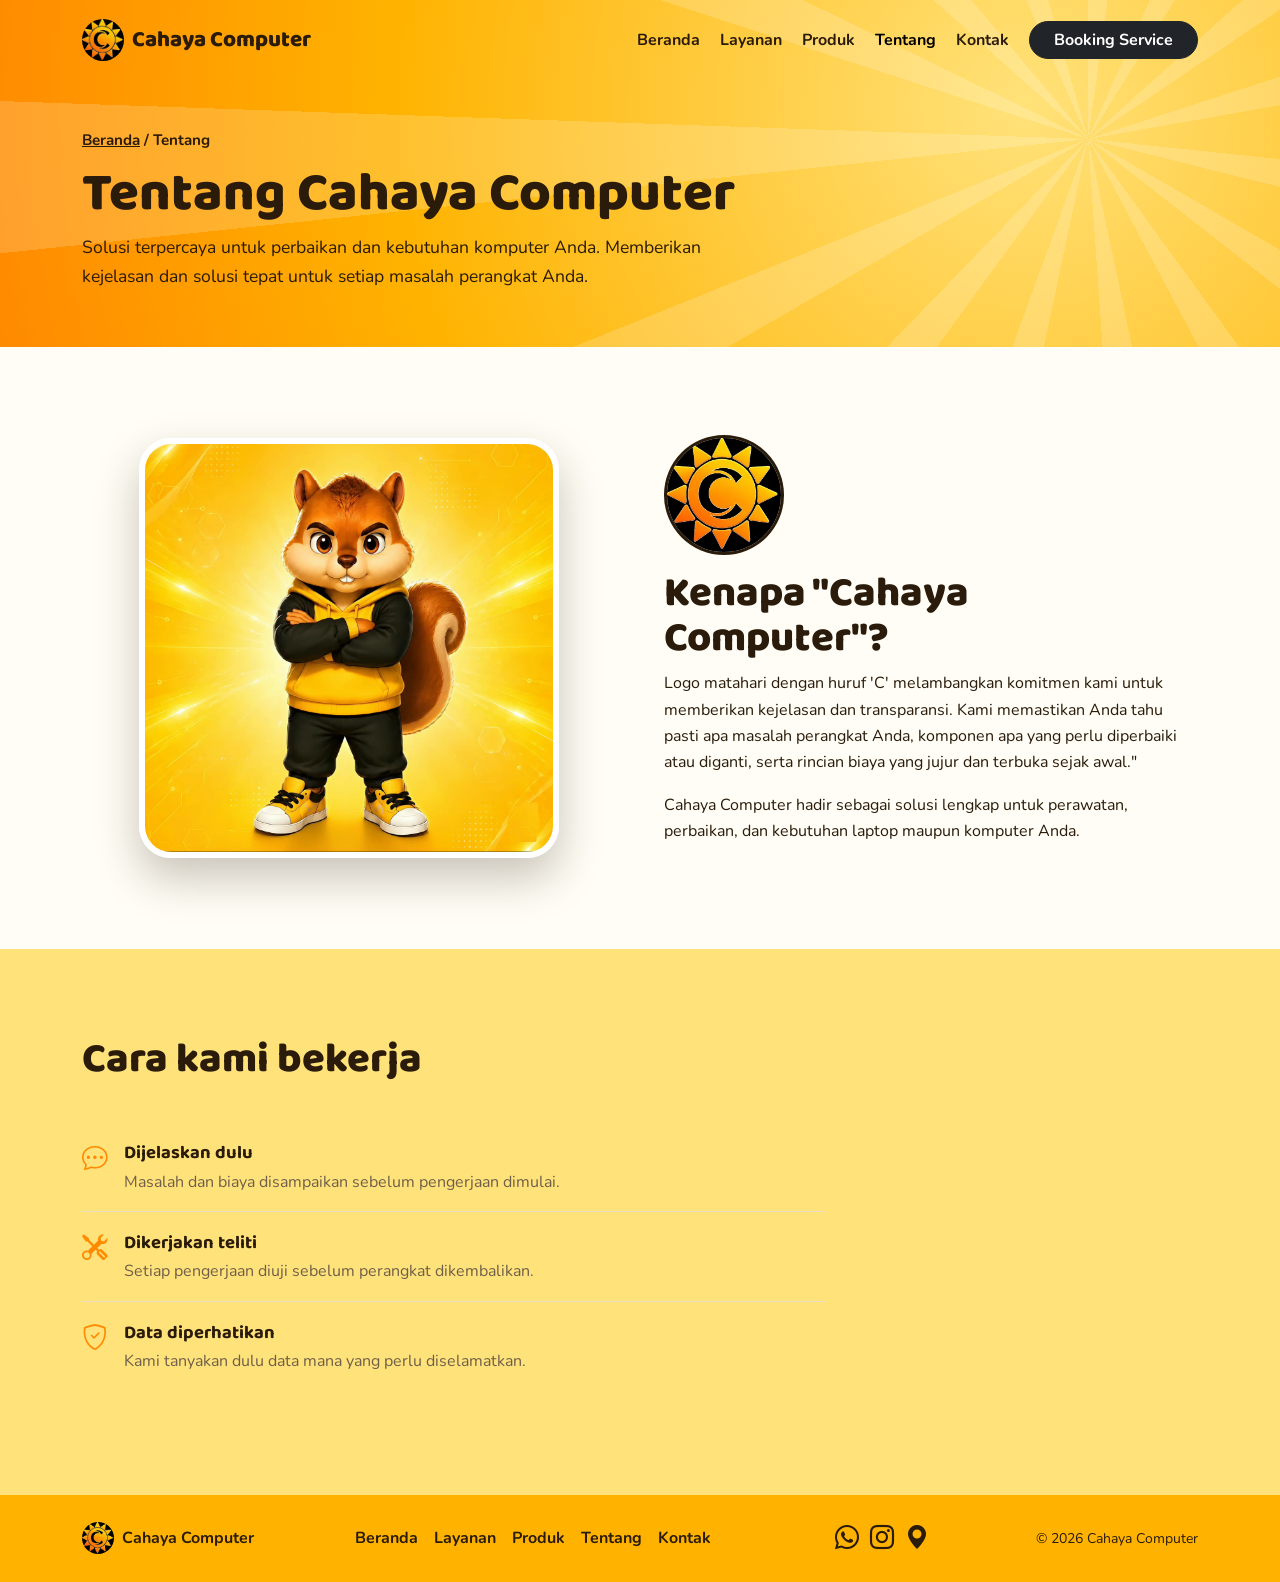
<file: tentang.html>
<!DOCTYPE html>
<html lang="id">
<head>
  <meta charset="UTF-8">
  <meta name="viewport" content="width=device-width, initial-scale=1">
  <title>Tentang – Cahaya Computer</title>
  <meta name="description" content="Tentang Cahaya Computer, toko service komputer.">
  <link rel="icon" href="images/logo.jpg">
  <link href="https://fonts.googleapis.com/css2?family=Baloo+2:wght@600;700;800&family=Nunito:wght@400;600;700&display=swap" rel="stylesheet">
  <link href="https://cdn.jsdelivr.net/npm/bootstrap@5.3.3/dist/css/bootstrap.min.css" rel="stylesheet">
  <link href="https://cdn.jsdelivr.net/npm/bootstrap-icons@1.11.3/font/bootstrap-icons.min.css" rel="stylesheet">
  <link href="style.css" rel="stylesheet">
</head>
<body>
<nav class="navbar navbar-expand-lg fixed-top" id="mainNav">
  <div class="container">
    <a class="navbar-brand d-flex align-items-center gap-2" href="index.html">
      <img src="images/logo.jpg" alt="Logo Cahaya Computer" width="42" height="42"><span>Cahaya Computer</span>
    </a>
    <button class="navbar-toggler" type="button" data-bs-toggle="collapse" data-bs-target="#menu" aria-controls="menu" aria-expanded="false" aria-label="Buka menu"><i class="bi bi-list fs-2"></i></button>
    <div class="collapse navbar-collapse" id="menu">
      <ul class="navbar-nav ms-auto align-items-lg-center gap-lg-1">
        <li class="nav-item"><a class="nav-link" href="index.html">Beranda</a></li><li class="nav-item"><a class="nav-link" href="layanan.html">Layanan</a></li><li class="nav-item"><a class="nav-link" href="produk.html">Produk</a></li><li class="nav-item"><a class="nav-link active" href="tentang.html">Tentang</a></li><li class="nav-item"><a class="nav-link" href="kontak.html">Kontak</a></li>
        <li class="nav-item ms-lg-2"><a class="btn btn-dark btn-pill" href="kontak.html">Booking Service</a></li>
      </ul>
    </div>
  </div>
</nav>
<header class="page-hero">
  <div class="rays" aria-hidden="true"></div>
  <div class="container position-relative">
    <div class="crumb"><a href="index.html">Beranda</a> / Tentang</div>
    <h1>Tentang Cahaya Computer</h1>
    <p>Solusi terpercaya untuk perbaikan dan kebutuhan komputer Anda. Memberikan kejelasan dan solusi tepat untuk setiap masalah perangkat Anda.</p>
  </div>
</header>
<section class="section">
  <div class="container">
    <div class="row align-items-center g-5">
      <div class="col-lg-6 text-center"><img src="images/maskot.jpg" alt="Maskot Cahaya Computer" class="about-img"></div>
      <div class="col-lg-6">
        <img src="images/logo.jpg" alt="Logo Cahaya Computer" class="logo-big mb-3">
        <h2>Kenapa "Cahaya Computer"?</h2>
        <p>Logo matahari dengan huruf 'C' melambangkan komitmen kami untuk memberikan kejelasan dan transparansi. Kami memastikan Anda tahu pasti apa masalah perangkat Anda, komponen apa yang perlu diperbaiki atau diganti, serta rincian biaya yang jujur dan terbuka sejak awal."</p>
        <p>Cahaya Computer hadir sebagai solusi lengkap untuk perawatan, perbaikan, dan kebutuhan laptop maupun komputer Anda.</p>
      </div>
    </div>
  </div>
</section>
<section id="alasan" class="section section-sun">
  <div class="container">
    <div class="section-head"><h2>Cara kami bekerja</h2></div>
    <ul class="reasons list-unstyled col-lg-8 px-0">
      <li><i class="bi bi-chat-dots"></i><div><strong>Dijelaskan dulu</strong><span>Masalah dan biaya disampaikan sebelum pengerjaan dimulai.</span></div></li>
      <li><i class="bi bi-tools"></i><div><strong>Dikerjakan teliti</strong><span>Setiap pengerjaan diuji sebelum perangkat dikembalikan.</span></div></li>
      <li><i class="bi bi-shield-check"></i><div><strong>Data diperhatikan</strong><span>Kami tanyakan dulu data mana yang perlu diselamatkan.</span></div></li>
    </ul>
  </div>
</section>
<footer class="footer">
  <div class="container d-flex flex-column flex-md-row justify-content-between align-items-center gap-3">
    <div class="d-flex align-items-center gap-2"><img src="images/logo.jpg" alt="" width="32" height="32"><strong>Cahaya Computer</strong></div>
    <div class="footer-links"><a href="index.html">Beranda</a><a href="layanan.html">Layanan</a><a href="produk.html">Produk</a><a href="tentang.html">Tentang</a><a href="kontak.html">Kontak</a></div>
    <div class="footer-social"><a href="https://wa.me/6282211511611" target="_blank" rel="noopener" aria-label="WhatsApp"><i class="bi bi-whatsapp"></i></a><a href="https://www.instagram.com/cahaya.computer.office/" target="_blank" rel="noopener" aria-label="Instagram"><i class="bi bi-instagram"></i></a><a href="https://www.google.com/maps/search/?api=1&amp;query=Jl.+Puri+Taman+Sari+Blok+G4+No+6" target="_blank" rel="noopener" aria-label="Lokasi"><i class="bi bi-geo-alt-fill"></i></a></div>
    <small>&copy; <span id="year"></span> Cahaya Computer</small>
  </div>
</footer>
<a href="#" id="toTop" class="to-top" aria-label="Kembali ke atas"><i class="bi bi-arrow-up"></i></a>
<script src="https://code.jquery.com/jquery-3.7.1.min.js"></script>
<script src="https://cdn.jsdelivr.net/npm/bootstrap@5.3.3/dist/js/bootstrap.bundle.min.js"></script>
<script src="script.js"></script>
</body>
</html>
</file>
<file: style.css>
:root {
  --sun: #FFB300;
  --sun-deep: #FF8A00;
  --sun-light: #FFE27A;
  --ink: #2A1B0A;
  --paper: #FFFDF5;
  --muted: #6E5F4A;
  --radius: 18px;
}

html { scroll-behavior: smooth; scroll-padding-top: 80px; }
body { font-family: 'Nunito', sans-serif; color: var(--ink); background: var(--paper); line-height: 1.65; }
h1, h2, h3, .navbar-brand { font-family: 'Baloo 2', sans-serif; line-height: 1.1; }
h2 { font-size: clamp(1.9rem, 4vw, 2.6rem); font-weight: 800; }
h3 { font-size: 1.3rem; font-weight: 700; }
p { max-width: 62ch; }

.btn-pill { border-radius: 999px; font-weight: 700; padding-inline: 1.5rem; }
a:focus-visible, .btn:focus-visible, .form-control:focus-visible { outline: 3px solid var(--ink); outline-offset: 2px; }

/* NAVBAR */
.navbar { padding: .9rem 0; transition: background .25s, box-shadow .25s, padding .25s; }
.navbar.scrolled { background: var(--sun); box-shadow: 0 4px 18px rgba(42, 27, 10, .15); padding: .45rem 0; }
.navbar-brand { font-weight: 800; font-size: 1.4rem; color: var(--ink); }
.navbar-brand img { border-radius: 50%; }
.nav-link { color: var(--ink); font-weight: 700; }
.nav-link:hover, .nav-link.active { color: #fff; }
.navbar-toggler { border: 0; }
@media (max-width: 991px) {
  .navbar-collapse { background: var(--sun); border-radius: var(--radius); padding: 1rem; margin-top: .5rem; }
}

/* HERO */
.hero {
  position: relative; overflow: hidden;
  padding: 8rem 0 4rem;
  background: radial-gradient(circle at 70% 45%, var(--sun-light), var(--sun) 55%, var(--sun-deep));
}
.rays {
  position: absolute; width: 240vmax; height: 240vmax;
  top: 50%; left: 70%; margin: -120vmax 0 0 -120vmax;
  background: repeating-conic-gradient(rgba(255, 255, 255, .22) 0deg 8deg, transparent 8deg 24deg);
  animation: spin 90s linear infinite;
  pointer-events: none;
}
@keyframes spin { to { transform: rotate(360deg); } }
.hero h1 { font-size: clamp(2.4rem, 6vw, 4rem); font-weight: 800; margin-bottom: 1rem; }
.hero .brand-name { color: #fff; text-shadow: 0 3px 0 var(--sun-deep); }
.hero .lead { font-size: 1.15rem; margin-bottom: 1.75rem; }
.mascot {
  width: min(100%, 440px); border-radius: 32px;
  box-shadow: 0 24px 50px rgba(42, 27, 10, .3);
  border: 6px solid #fff;
}

/* SECTIONS */
.section { padding: 5.5rem 0; }
.section-head { margin-bottom: 2.5rem; }
.section-head p { color: var(--muted); margin: .5rem 0 0; }
.section-sun { background: var(--sun-light); }
.section-dark { background: var(--ink); color: #fff; }
.section-dark p { color: #E9DCC4; }

/* SERVICE CARDS */
.card-service {
  height: 100%; background: #fff; border-radius: var(--radius);
  padding: 1.75rem; border: 2px solid var(--ink);
  box-shadow: 6px 6px 0 var(--sun);
  transition: transform .15s, box-shadow .15s;
}
.card-service:hover { transform: translate(-2px, -2px); box-shadow: 8px 8px 0 var(--sun-deep); }
.card-service > i { font-size: 2.2rem; color: var(--sun-deep); }
.card-service h3 { margin: .6rem 0 .4rem; }
.card-service p { color: var(--muted); margin-bottom: 1rem; }
.pick { font-weight: 800; color: var(--ink); text-decoration: underline; text-decoration-color: var(--sun); text-decoration-thickness: 4px; text-underline-offset: 3px; }
.pick:hover { color: var(--sun-deep); }

/* PRODUCTS */
.product {
  display: flex; gap: 1.25rem; align-items: flex-start; height: 100%;
  background: #fff; border-radius: var(--radius); padding: 1.75rem; border: 2px solid var(--ink);
}
.product-icon {
  flex: 0 0 72px; height: 72px; border-radius: 50%;
  background: var(--sun); display: grid; place-items: center; font-size: 2rem;
}
.product p { color: var(--muted); margin-bottom: .75rem; }

/* REASONS */
.reasons li { display: flex; gap: 1rem; padding: 1rem 0; border-bottom: 1px solid #EADFC6; }
.reasons li:last-child { border-bottom: 0; }
.reasons i { font-size: 1.6rem; color: var(--sun-deep); }
.reasons strong { display: block; font-family: 'Baloo 2', sans-serif; font-size: 1.15rem; }
.reasons span { color: var(--muted); }

/* CONTACT */
.contact-list li { display: flex; gap: .75rem; align-items: center; padding: .4rem 0; }
.contact-list i { color: var(--sun); font-size: 1.2rem; }
.booking { background: #fff; color: var(--ink); border-radius: var(--radius); padding: 1.75rem; }
.form-label { font-weight: 700; }
.form-control, .form-select { border: 2px solid #D9CBAE; border-radius: 12px; padding: .65rem .9rem; }
.form-control:focus, .form-select:focus { border-color: var(--sun-deep); box-shadow: 0 0 0 .2rem rgba(255, 179, 0, .35); }

/* FOOTER */
.footer { background: var(--sun); padding: 1.5rem 0; }
.footer img { border-radius: 50%; }

.to-top {
  position: fixed; right: 1rem; bottom: 1rem; width: 46px; height: 46px; border-radius: 50%;
  background: var(--ink); color: #fff; display: none; place-items: center; font-size: 1.3rem; z-index: 1000;
}
.to-top:hover { color: var(--sun); }

@media (prefers-reduced-motion: reduce) {
  html { scroll-behavior: auto; }
  .rays { animation: none; }
  .card-service { transition: none; }
}

/* ===== GAMBAR ===== */
.card-img { width: 100%; height: auto; border-radius: 12px; border: 2px solid var(--ink); margin-bottom: 1rem; display: block; }
.detail-img { flex: 0 0 280px; width: 280px; height: auto; align-self: flex-start; border-radius: 18px; border: 2px solid var(--ink); box-shadow: 6px 6px 0 var(--sun); }
.product-photo { flex: 0 0 200px; width: 200px; height: auto; align-self: flex-start; border-radius: 14px; border: 2px solid var(--ink); }
.product-v { flex-direction: column; }
.product-v .product-photo { flex-basis: auto; width: 100%; }
@media (max-width: 767px) { .detail-img, .product-photo { flex-basis: auto; width: 100%; } .product { flex-direction: column; } }
/* ===== KONTAK ===== */
.contact-link { display: flex; align-items: center; gap: .9rem; color: #fff; text-decoration: none; padding: .7rem 1rem; border-radius: 14px; border: 2px solid rgba(255,255,255,.25); margin-bottom: .65rem; transition: background .15s, color .15s; }
.contact-link i { font-size: 1.7rem; color: var(--sun); }
.contact-link strong { display: block; font-family: 'Baloo 2', sans-serif; font-size: 1.1rem; line-height: 1.2; }
.contact-link small { color: #E9DCC4; }
.contact-link:hover { background: var(--sun); color: var(--ink); }
.contact-link:hover i, .contact-link:hover small { color: var(--ink); }
.footer-social a { color: var(--ink); font-size: 1.5rem; margin: 0 .35rem; }
.footer-social a:hover { color: #fff; }
/* ===== HARGA ===== */
.price-row { display: flex; flex-wrap: wrap; align-items: baseline; gap: .15rem .6rem; margin: .5rem 0 1rem; }
.price-label { font-weight: 700; color: var(--muted); }
.harga { font-family: 'Baloo 2', sans-serif; font-size: 1.45rem; font-weight: 800; color: var(--ink); background: var(--sun-light); padding: 0 .7rem; border-radius: 10px; }
.harga-note { color: var(--muted); font-size: .92rem; }
.card-service .price-row { margin: 0 0 1rem; }
.card-service .harga { font-size: 1.2rem; }
.price-alert { display: flex; gap: .75rem; align-items: flex-start; background: #fff; border: 2px dashed var(--sun-deep); border-radius: 14px; padding: .9rem 1.1rem; margin-bottom: 1.5rem; }
.price-alert i { color: var(--sun-deep); font-size: 1.2rem; }
/* ===== HALAMAN DALAM ===== */
.page-hero {
  position: relative; overflow: hidden; padding: 8rem 0 3.5rem;
  background: radial-gradient(circle at 80% 30%, var(--sun-light), var(--sun) 60%, var(--sun-deep));
}
.page-hero .rays { left: 85%; top: 40%; opacity: .8; }
.page-hero h1 { font-size: clamp(2.2rem, 5vw, 3.4rem); font-weight: 800; margin-bottom: .5rem; }
.page-hero p { font-size: 1.1rem; margin: 0; }
.crumb { font-weight: 700; font-size: .95rem; margin-bottom: .75rem; }
.crumb a { color: var(--ink); text-decoration: underline; }

.detail { display: flex; gap: 1.5rem; padding: 2rem 0; border-bottom: 2px dashed #E7D9B8; }
.detail:last-child { border-bottom: 0; }
.detail-icon {
  flex: 0 0 84px; height: 84px; border-radius: 50%; background: var(--sun);
  border: 2px solid var(--ink); display: grid; place-items: center; font-size: 2.2rem;
}
.detail h2 { font-size: 1.8rem; margin-bottom: .4rem; }
.detail p { color: var(--muted); }
.detail ul { padding-left: 1.2rem; margin-bottom: 1rem; }
.detail li { margin-bottom: .25rem; }
.tag { display: inline-block; background: var(--sun-light); border-radius: 999px; padding: .15rem .8rem; font-weight: 700; font-size: .9rem; margin-bottom: .6rem; }
@media (max-width: 575px) { .detail { flex-direction: column; } }

.about-img { width: 100%; max-width: 420px; border-radius: 32px; border: 6px solid #fff; box-shadow: 0 20px 44px rgba(42, 27, 10, .25); }
.logo-big { width: 120px; border-radius: 50%; border: 3px solid var(--ink); }
.cta-band { background: var(--sun); border-radius: 28px; padding: 2.5rem; border: 2px solid var(--ink); box-shadow: 8px 8px 0 var(--ink); }
.footer-links a { color: var(--ink); font-weight: 700; margin-right: 1rem; text-decoration: none; }
.footer-links a:hover { text-decoration: underline; }
</file>
